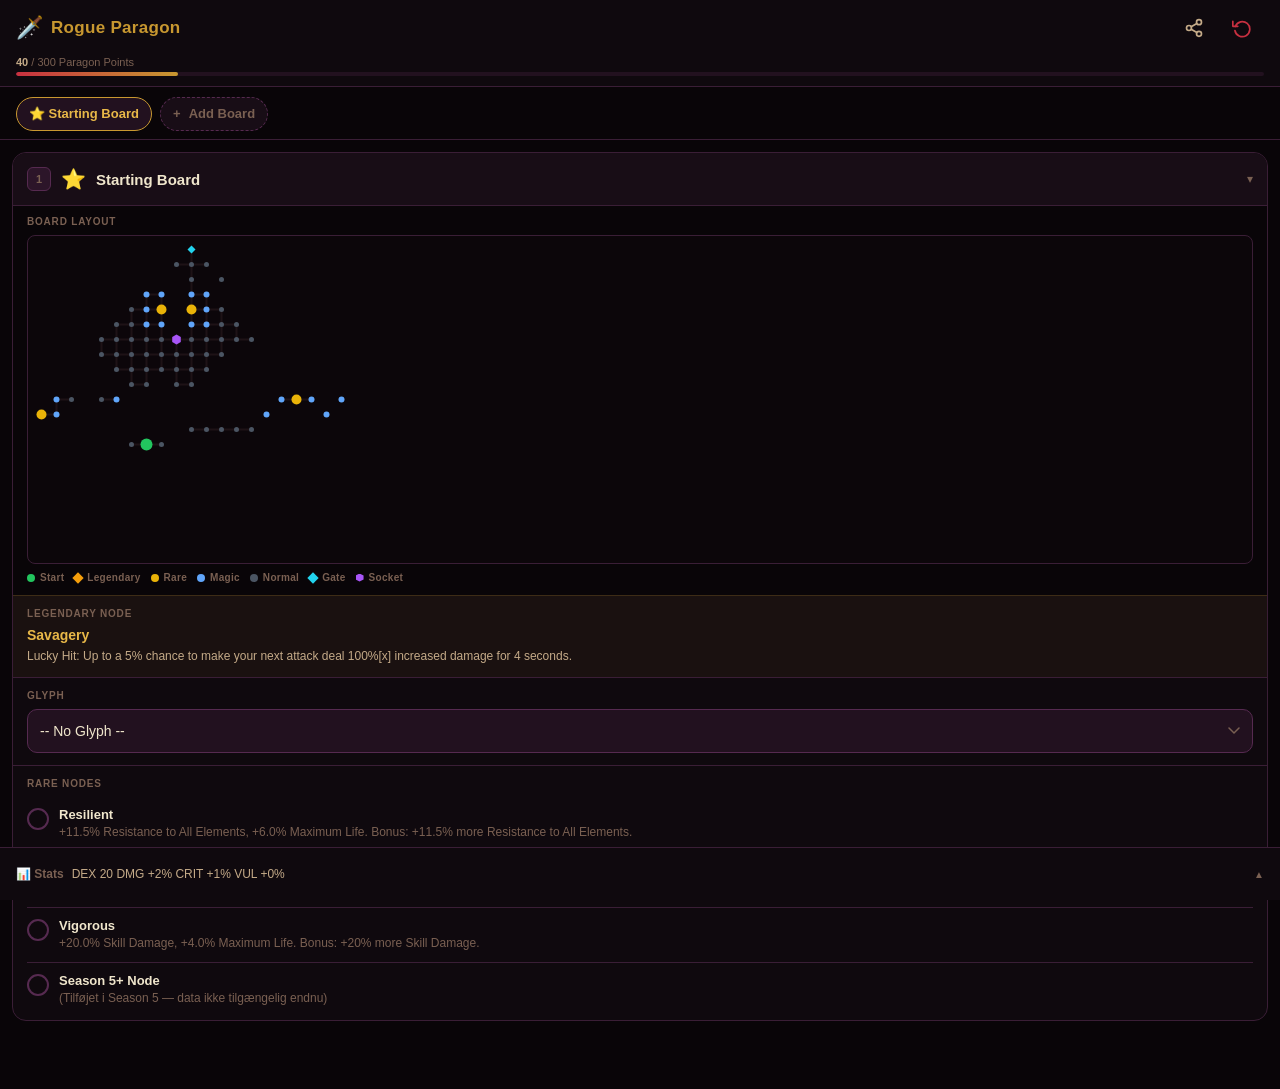
<file: index.html>
<!DOCTYPE html>
<html lang="en">
<head>
  <meta charset="UTF-8">
  <meta name="viewport" content="width=device-width, initial-scale=1.0, maximum-scale=1.0, user-scalable=no, viewport-fit=cover">
  <meta name="apple-mobile-web-app-capable" content="yes">
  <meta name="apple-mobile-web-app-status-bar-style" content="black-translucent">
  <title>D4 Rogue Paragon Planner</title>
  <link rel="stylesheet" href="style.css">
</head>
<body>

  <!-- STICKY HEADER -->
  <header class="app-header">
    <div class="header-top">
      <div class="logo">
        <span class="logo-icon">&#x1F5E1;&#xFE0F;</span>
        <span class="logo-text">Rogue Paragon</span>
      </div>
      <div class="header-actions">
        <button class="btn-icon" id="btn-share" aria-label="Share / Import">
          <svg width="20" height="20" viewBox="0 0 24 24" fill="none" stroke="currentColor" stroke-width="2" stroke-linecap="round" stroke-linejoin="round">
            <circle cx="18" cy="5" r="3"/><circle cx="6" cy="12" r="3"/><circle cx="18" cy="19" r="3"/>
            <line x1="8.59" y1="13.51" x2="15.42" y2="17.49"/>
            <line x1="15.41" y1="6.51" x2="8.59" y2="10.49"/>
          </svg>
        </button>
        <button class="btn-icon btn-danger" id="btn-reset" aria-label="Reset">
          <svg width="20" height="20" viewBox="0 0 24 24" fill="none" stroke="currentColor" stroke-width="2" stroke-linecap="round" stroke-linejoin="round">
            <polyline points="1 4 1 10 7 10"/>
            <path d="M3.51 15a9 9 0 1 0 .49-4.94"/>
          </svg>
        </button>
      </div>
    </div>
    <div class="points-bar-wrap">
      <div class="points-label">
        <span id="points-used">0</span> / 300 Paragon Points
      </div>
      <div class="points-bar-track">
        <div class="points-bar-fill" id="points-bar-fill"></div>
      </div>
    </div>
  </header>

  <!-- BOARD CHIPS STRIP -->
  <div class="chips-strip" id="chips-strip">
    <div class="chips-scroll" id="chips-scroll">
      <!-- chips rendered by JS -->
      <button class="chip chip-add" id="btn-add-board">
        <span>+</span>&nbsp;Add Board
      </button>
    </div>
  </div>

  <!-- MAIN BOARD CARDS -->
  <main class="boards-list" id="boards-list">
    <!-- board cards rendered by JS -->
  </main>

  <!-- BOTTOM STATS BAR -->
  <div class="stats-bar" id="stats-bar">
    <div class="stats-collapsed" id="stats-collapsed">
      <span class="stats-bar-label">&#x1F4CA; Stats</span>
      <span class="stats-summary" id="stats-summary"></span>
      <span class="stats-chevron" id="stats-chevron">&#9650;</span>
    </div>
    <div class="stats-expanded" id="stats-expanded" hidden>
      <div class="stats-grid" id="stats-grid"></div>
    </div>
  </div>

  <!-- MODAL OVERLAY -->
  <div class="modal-overlay" id="modal-overlay" hidden></div>

  <!-- ADD BOARD MODAL (bottom sheet) -->
  <div class="bottom-sheet" id="sheet-add-board" hidden>
    <div class="sheet-handle"></div>
    <div class="sheet-header">
      <h2 class="sheet-title">Add Board</h2>
      <button class="btn-icon" id="btn-close-add-board" aria-label="Close">&#x2715;</button>
    </div>
    <div class="sheet-body" id="add-board-list">
      <!-- populated by JS -->
    </div>
  </div>

  <!-- SHARE MODAL (bottom sheet) -->
  <div class="bottom-sheet" id="sheet-share" hidden>
    <div class="sheet-handle"></div>
    <div class="sheet-header">
      <h2 class="sheet-title">Share / Import</h2>
      <button class="btn-icon" id="btn-close-share" aria-label="Close">&#x2715;</button>
    </div>
    <div class="sheet-body">
      <section class="share-section">
        <label class="share-label">Your build code</label>
        <div class="share-row">
          <input type="text" class="share-input" id="share-code-out" readonly>
          <button class="btn-copy" id="btn-copy-code">Copy</button>
        </div>
        <div class="copy-confirm" id="copy-confirm" hidden>Copied!</div>
      </section>
      <section class="share-section">
        <label class="share-label">Import a build code</label>
        <div class="share-row">
          <input type="text" class="share-input" id="share-code-in" placeholder="Paste code here...">
          <button class="btn-copy" id="btn-load-code">Load</button>
        </div>
        <div class="share-error" id="share-error" hidden></div>
      </section>
    </div>
  </div>

  <script src="app.js"></script>
</body>
</html>
</file>
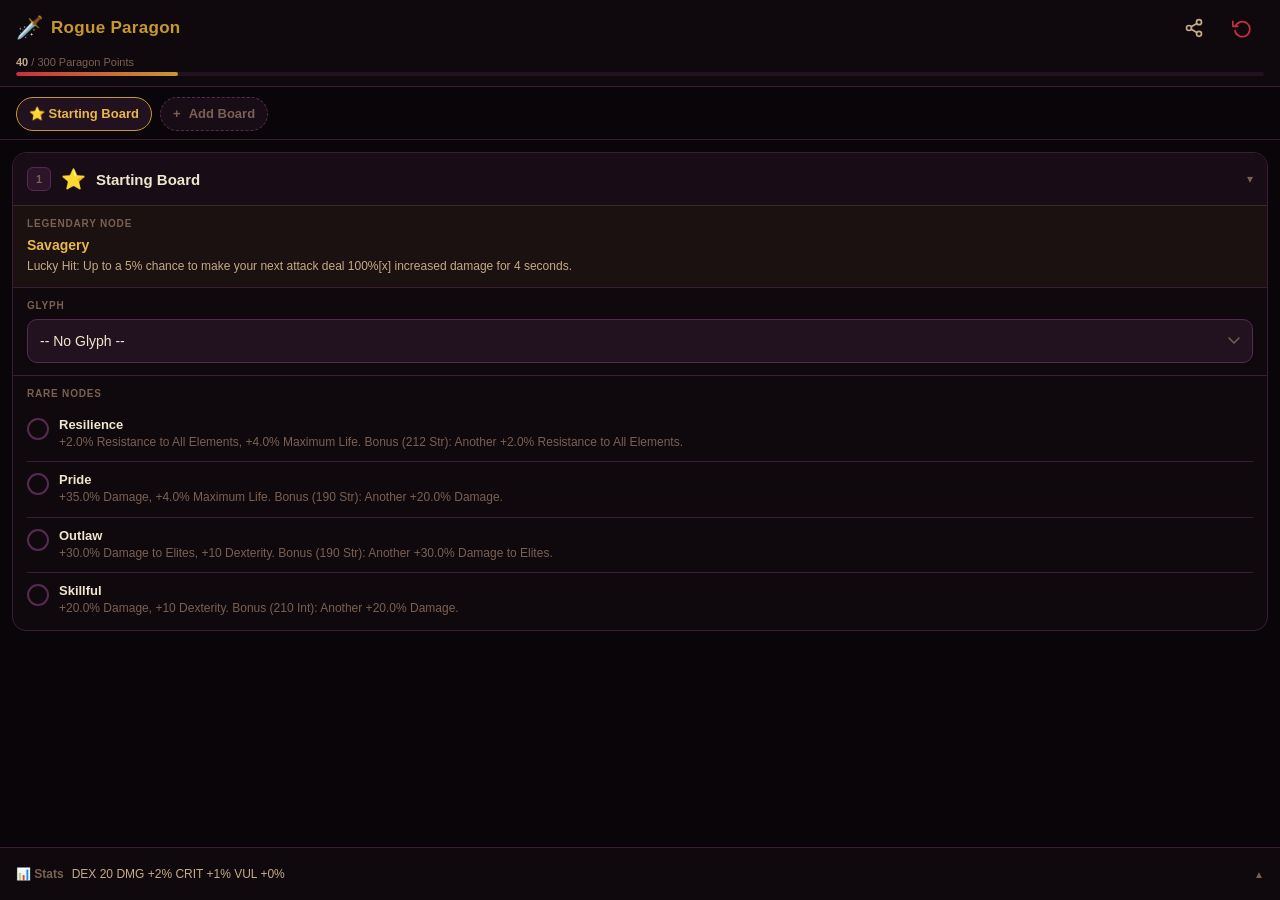
<file: standalone.html>
<!DOCTYPE html>
<html lang="en">
<head>
  <meta charset="UTF-8">
  <meta name="viewport" content="width=device-width, initial-scale=1.0, maximum-scale=1.0, user-scalable=no, viewport-fit=cover">
  <meta name="apple-mobile-web-app-capable" content="yes">
  <meta name="apple-mobile-web-app-status-bar-style" content="black-translucent">
  <title>D4 Rogue Paragon Planner</title>
  <style>
/* ============================================================
   D4 Rogue Paragon Planner — Mobile-First CSS
   Target: iPhone 14 Pro (390px)
   ============================================================ */

/* --- Design Tokens --- */
:root {
  --bg0: #090508;
  --bg1: #0f090e;
  --bg2: #180d16;
  --bg3: #22111f;
  --bg4: #2c1529;
  --bdr:  #3a1e36;
  --bdr2: #562a50;
  --txt0: #f0e6cc;
  --txt1: #c4aa88;
  --txt2: #7a6052;
  --red:  #c83040;
  --redlt:#e04050;
  --gold: #c89830;
  --goldlt: #e8b848;
  --blue: #4888c0;
  --purple: #8848c8;

  --header-h: 88px;
  --chips-h:  52px;
  --stats-h:  52px;
  --sheet-radius: 20px;
  --transition: 0.28s cubic-bezier(0.32, 0.72, 0, 1);
}

/* --- Reset & Base --- */
*, *::before, *::after {
  box-sizing: border-box;
  margin: 0;
  padding: 0;
  -webkit-tap-highlight-color: transparent;
}

html {
  font-size: 16px;
  -webkit-text-size-adjust: 100%;
}

body {
  font-family: -apple-system, BlinkMacSystemFont, "SF Pro Text", "Segoe UI",
               Roboto, Helvetica, Arial, sans-serif;
  background: var(--bg0);
  color: var(--txt0);
  overscroll-behavior: none;
  -webkit-overflow-scrolling: touch;
  padding-top: calc(var(--header-h) + var(--chips-h) + env(safe-area-inset-top));
  padding-bottom: calc(var(--stats-h) + env(safe-area-inset-bottom) + 8px);
  min-height: 100dvh;
}

button {
  border: none;
  background: none;
  cursor: pointer;
  font-family: inherit;
  font-size: inherit;
  color: inherit;
}

input {
  font-family: inherit;
}

/* --- Sticky Header --- */
.app-header {
  position: fixed;
  top: 0;
  left: 0;
  right: 0;
  z-index: 100;
  background: var(--bg1);
  border-bottom: 1px solid var(--bdr);
  padding-top: env(safe-area-inset-top);
}

.header-top {
  display: flex;
  align-items: center;
  justify-content: space-between;
  padding: 0 16px;
  height: 56px;
}

.logo {
  display: flex;
  align-items: center;
  gap: 8px;
}

.logo-icon {
  font-size: 22px;
  line-height: 1;
}

.logo-text {
  font-size: 17px;
  font-weight: 700;
  color: var(--gold);
  letter-spacing: 0.3px;
}

.header-actions {
  display: flex;
  gap: 4px;
}

.btn-icon {
  display: flex;
  align-items: center;
  justify-content: center;
  width: 44px;
  height: 44px;
  border-radius: 10px;
  color: var(--txt1);
  background: transparent;
  transition: background 0.15s, color 0.15s;
}

.btn-icon:active {
  background: var(--bg3);
}

.btn-icon.btn-danger {
  color: var(--red);
}

.btn-icon.btn-danger:active {
  background: rgba(200, 48, 64, 0.15);
}

/* Points bar */
.points-bar-wrap {
  padding: 0 16px 10px;
}

.points-label {
  font-size: 11px;
  color: var(--txt2);
  margin-bottom: 4px;
}

.points-label span {
  color: var(--txt1);
  font-weight: 600;
}

.points-bar-track {
  height: 4px;
  background: var(--bg3);
  border-radius: 2px;
  overflow: hidden;
}

.points-bar-fill {
  height: 100%;
  background: linear-gradient(90deg, var(--red), var(--gold));
  border-radius: 2px;
  width: 0%;
  transition: width 0.4s ease;
}

/* --- Chips Strip --- */
.chips-strip {
  position: fixed;
  top: calc(var(--header-h) + env(safe-area-inset-top));
  left: 0;
  right: 0;
  z-index: 99;
  background: var(--bg0);
  border-bottom: 1px solid var(--bdr);
  height: var(--chips-h);
  display: flex;
  align-items: center;
}

.chips-scroll {
  display: flex;
  align-items: center;
  gap: 8px;
  overflow-x: auto;
  padding: 0 16px;
  -webkit-overflow-scrolling: touch;
  scrollbar-width: none;
  height: 100%;
  width: 100%;
}

.chips-scroll::-webkit-scrollbar {
  display: none;
}

.chip {
  display: inline-flex;
  align-items: center;
  gap: 5px;
  height: 34px;
  padding: 0 12px;
  border-radius: 17px;
  font-size: 13px;
  font-weight: 600;
  white-space: nowrap;
  border: 1.5px solid var(--bdr2);
  background: var(--bg2);
  color: var(--txt1);
  flex-shrink: 0;
  transition: background 0.15s, border-color 0.15s;
}

.chip:active {
  background: var(--bg3);
}

.chip.chip-active {
  background: var(--bg3);
  border-color: var(--gold);
  color: var(--goldlt);
}

.chip.chip-add {
  border-style: dashed;
  border-color: var(--bdr2);
  color: var(--txt2);
}

.chip.chip-add:active {
  color: var(--txt1);
  border-color: var(--txt2);
}

/* --- Board Cards --- */
.boards-list {
  padding: 12px 0 8px;
  display: flex;
  flex-direction: column;
  gap: 10px;
}

.board-card {
  margin: 0 12px;
  background: var(--bg1);
  border: 1px solid var(--bdr);
  border-radius: 14px;
  overflow: hidden;
}

/* Card header row */
.card-header {
  display: flex;
  align-items: center;
  gap: 10px;
  padding: 0 14px;
  min-height: 52px;
  background: var(--bg2);
  cursor: pointer;
  user-select: none;
}

.card-badge {
  width: 24px;
  height: 24px;
  border-radius: 6px;
  background: var(--bg4);
  border: 1px solid var(--bdr2);
  display: flex;
  align-items: center;
  justify-content: center;
  font-size: 11px;
  font-weight: 700;
  color: var(--txt2);
  flex-shrink: 0;
}

.card-icon {
  font-size: 20px;
  line-height: 1;
  flex-shrink: 0;
}

.card-title {
  flex: 1;
  font-size: 15px;
  font-weight: 700;
  color: var(--txt0);
  white-space: nowrap;
  overflow: hidden;
  text-overflow: ellipsis;
}

.card-chevron {
  color: var(--txt2);
  font-size: 12px;
  flex-shrink: 0;
  transition: transform 0.25s ease;
}

.board-card.collapsed .card-chevron {
  transform: rotate(-90deg);
}

/* Card body */
.card-body {
  padding: 0;
  overflow: hidden;
  transition: max-height 0.3s ease;
  max-height: 2000px;
}

.board-card.collapsed .card-body {
  max-height: 0;
}

/* Sections inside card */
.card-section {
  border-top: 1px solid var(--bdr);
  padding: 12px 14px;
}

.section-label {
  font-size: 10px;
  font-weight: 700;
  letter-spacing: 0.8px;
  text-transform: uppercase;
  color: var(--txt2);
  margin-bottom: 8px;
}

/* Legendary section */
.legendary-section {
  background: rgba(200, 152, 48, 0.06);
  border-top: 1px solid rgba(200, 152, 48, 0.2);
}

.legendary-name {
  font-size: 14px;
  font-weight: 700;
  color: var(--goldlt);
  margin-bottom: 4px;
}

.legendary-desc {
  font-size: 12px;
  color: var(--txt1);
  line-height: 1.5;
}

/* Glyph section */
.glyph-select {
  width: 100%;
  height: 44px;
  background: var(--bg3);
  border: 1px solid var(--bdr2);
  border-radius: 10px;
  color: var(--txt0);
  font-size: 14px;
  padding: 0 12px;
  appearance: none;
  -webkit-appearance: none;
  background-image: url("data:image/svg+xml,%3Csvg xmlns='http://www.w3.org/2000/svg' width='12' height='8' viewBox='0 0 12 8'%3E%3Cpath d='M1 1l5 5 5-5' stroke='%237a6052' stroke-width='1.5' fill='none' stroke-linecap='round'/%3E%3C/svg%3E");
  background-repeat: no-repeat;
  background-position: right 12px center;
  cursor: pointer;
}

.glyph-select:focus {
  outline: none;
  border-color: var(--blue);
}

.glyph-info {
  margin-top: 8px;
  padding: 10px 12px;
  background: var(--bg2);
  border-radius: 8px;
  border: 1px solid var(--bdr);
}

.glyph-info-desc {
  font-size: 12px;
  color: var(--txt1);
  line-height: 1.5;
  margin-bottom: 6px;
}

.glyph-info-bonus {
  font-size: 12px;
  color: var(--blue);
  line-height: 1.5;
}

/* Rare nodes section */
.rare-node-row {
  display: flex;
  align-items: flex-start;
  gap: 10px;
  padding: 10px 0;
  border-bottom: 1px solid var(--bdr);
  cursor: pointer;
  min-height: 44px;
  transition: background 0.12s;
}

.rare-node-row:last-child {
  border-bottom: none;
  padding-bottom: 0;
}

.rare-node-row:first-child {
  padding-top: 0;
}

.rare-check {
  width: 22px;
  height: 22px;
  border-radius: 50%;
  border: 2px solid var(--bdr2);
  flex-shrink: 0;
  margin-top: 1px;
  display: flex;
  align-items: center;
  justify-content: center;
  transition: background 0.15s, border-color 0.15s;
}

.rare-node-row.active .rare-check {
  background: var(--red);
  border-color: var(--redlt);
}

.rare-check-mark {
  display: none;
  color: #fff;
  font-size: 13px;
  font-weight: 700;
  line-height: 1;
}

.rare-node-row.active .rare-check-mark {
  display: block;
}

.rare-node-text {
  flex: 1;
}

.rare-node-name {
  font-size: 13px;
  font-weight: 700;
  color: var(--txt0);
  margin-bottom: 2px;
  transition: color 0.15s;
}

.rare-node-row.active .rare-node-name {
  color: var(--redlt);
}

.rare-node-desc {
  font-size: 12px;
  color: var(--txt2);
  line-height: 1.45;
}

/* --- Stats Bar (fixed bottom) --- */
.stats-bar {
  position: fixed;
  bottom: 0;
  left: 0;
  right: 0;
  z-index: 100;
  background: var(--bg1);
  border-top: 1px solid var(--bdr);
  padding-bottom: env(safe-area-inset-bottom);
  cursor: pointer;
  user-select: none;
}

.stats-collapsed {
  display: flex;
  align-items: center;
  gap: 8px;
  padding: 0 16px;
  height: var(--stats-h);
}

.stats-bar-label {
  font-size: 12px;
  font-weight: 700;
  color: var(--txt2);
  flex-shrink: 0;
}

.stats-summary {
  flex: 1;
  font-size: 12px;
  color: var(--txt1);
  white-space: nowrap;
  overflow: hidden;
  text-overflow: ellipsis;
}

.stats-chevron {
  color: var(--txt2);
  font-size: 10px;
  flex-shrink: 0;
  transition: transform 0.25s ease;
}

.stats-bar.expanded .stats-chevron {
  transform: rotate(180deg);
}

.stats-expanded {
  padding: 12px 16px 8px;
  border-top: 1px solid var(--bdr);
}

.stats-grid {
  display: grid;
  grid-template-columns: 1fr 1fr;
  gap: 8px 16px;
}

.stat-item {
  display: flex;
  justify-content: space-between;
  align-items: baseline;
  gap: 6px;
}

.stat-item-name {
  font-size: 12px;
  color: var(--txt2);
  text-transform: uppercase;
  font-weight: 600;
  letter-spacing: 0.4px;
}

.stat-item-value {
  font-size: 13px;
  font-weight: 700;
  color: var(--txt0);
}

/* --- Modal Overlay --- */
.modal-overlay {
  display: none;
  position: fixed;
  inset: 0;
  z-index: 200;
  background: rgba(0, 0, 0, 0.65);
  backdrop-filter: blur(2px);
  -webkit-backdrop-filter: blur(2px);
}

.modal-overlay.is-open {
  display: block;
}

/* --- Bottom Sheet --- */
.bottom-sheet {
  display: none;
  position: fixed;
  bottom: 0;
  left: 0;
  right: 0;
  z-index: 201;
  background: var(--bg2);
  border-radius: var(--sheet-radius) var(--sheet-radius) 0 0;
  border-top: 1px solid var(--bdr2);
  padding-bottom: env(safe-area-inset-bottom);
  max-height: 85dvh;
  flex-direction: column;
}

.bottom-sheet.is-open {
  display: flex;
}

.sheet-handle {
  width: 36px;
  height: 4px;
  border-radius: 2px;
  background: var(--bdr2);
  margin: 10px auto 0;
  flex-shrink: 0;
}

.sheet-header {
  display: flex;
  align-items: center;
  justify-content: space-between;
  padding: 12px 16px 8px;
  flex-shrink: 0;
  border-bottom: 1px solid var(--bdr);
}

.sheet-title {
  font-size: 17px;
  font-weight: 700;
  color: var(--txt0);
}

.sheet-body {
  overflow-y: auto;
  -webkit-overflow-scrolling: touch;
  padding: 8px 0;
  flex: 1;
}

/* Add Board list */
.add-board-row {
  display: flex;
  align-items: center;
  gap: 12px;
  padding: 0 16px;
  min-height: 56px;
  border-bottom: 1px solid var(--bdr);
  cursor: pointer;
  transition: background 0.12s;
}

.add-board-row:last-child {
  border-bottom: none;
}

.add-board-row:active {
  background: var(--bg3);
}

.add-board-row.already-added {
  opacity: 0.35;
  cursor: not-allowed;
  pointer-events: none;
}

.add-board-icon {
  font-size: 22px;
  line-height: 1;
  flex-shrink: 0;
}

.add-board-info {
  flex: 1;
}

.add-board-name {
  font-size: 14px;
  font-weight: 700;
  color: var(--txt0);
}

.add-board-legendary {
  font-size: 12px;
  color: var(--gold);
  margin-top: 1px;
}

.add-board-check {
  color: var(--txt2);
  font-size: 13px;
  flex-shrink: 0;
}

/* Share sheet */
.share-section {
  padding: 12px 16px;
  border-bottom: 1px solid var(--bdr);
}

.share-section:last-child {
  border-bottom: none;
}

.share-label {
  display: block;
  font-size: 11px;
  font-weight: 700;
  letter-spacing: 0.6px;
  text-transform: uppercase;
  color: var(--txt2);
  margin-bottom: 8px;
}

.share-row {
  display: flex;
  gap: 8px;
  align-items: center;
}

.share-input {
  flex: 1;
  height: 44px;
  background: var(--bg3);
  border: 1px solid var(--bdr2);
  border-radius: 10px;
  color: var(--txt0);
  font-size: 13px;
  padding: 0 12px;
  min-width: 0;
}

.share-input:focus {
  outline: none;
  border-color: var(--blue);
}

.share-input::placeholder {
  color: var(--txt2);
}

.btn-copy {
  height: 44px;
  padding: 0 16px;
  background: var(--bg4);
  border: 1px solid var(--bdr2);
  border-radius: 10px;
  color: var(--txt1);
  font-size: 14px;
  font-weight: 600;
  white-space: nowrap;
  flex-shrink: 0;
  transition: background 0.15s;
}

.btn-copy:active {
  background: var(--bdr2);
}

.copy-confirm {
  margin-top: 6px;
  font-size: 12px;
  color: #4caf50;
  font-weight: 600;
}

.share-error {
  margin-top: 6px;
  font-size: 12px;
  color: var(--redlt);
  font-weight: 600;
}

/* Glyph level stepper */
.glyph-level-row {
  display: flex;
  align-items: center;
  gap: 8px;
  margin-top: 8px;
}

.glyph-level-label {
  font-size: 12px;
  color: var(--txt2);
  font-weight: 600;
  text-transform: uppercase;
  letter-spacing: 0.5px;
  flex-shrink: 0;
}

.glyph-lvl-btn {
  width: 36px;
  height: 36px;
  background: var(--bg3);
  border: 1px solid var(--bdr2);
  border-radius: 8px;
  color: var(--txt1);
  font-size: 18px;
  line-height: 1;
  flex-shrink: 0;
  touch-action: none;
  user-select: none;
}

.glyph-lvl-btn:active {
  background: var(--bdr2);
}

.glyph-lvl-val {
  font-size: 18px;
  font-weight: 700;
  color: var(--txt0);
  min-width: 36px;
  text-align: center;
  flex-shrink: 0;
}

.glyph-radius-badge {
  font-size: 12px;
  font-weight: 700;
  color: var(--blue);
  background: rgba(72, 136, 192, 0.15);
  border: 1px solid rgba(72, 136, 192, 0.35);
  border-radius: 6px;
  padding: 3px 8px;
  flex-shrink: 0;
  letter-spacing: 0.3px;
}

.glyph-radius-badge.legendary {
  color: var(--goldlt);
  background: rgba(200, 152, 48, 0.15);
  border-color: rgba(200, 152, 48, 0.4);
}

/* --- Utility: hidden --- */
[hidden] {
  display: none !important;
}

  </style>
</head>
<body>

  <!-- STICKY HEADER -->
  <header class="app-header">
    <div class="header-top">
      <div class="logo">
        <span class="logo-icon">&#x1F5E1;&#xFE0F;</span>
        <span class="logo-text">Rogue Paragon</span>
      </div>
      <div class="header-actions">
        <button class="btn-icon" id="btn-share" aria-label="Share / Import">
          <svg width="20" height="20" viewBox="0 0 24 24" fill="none" stroke="currentColor" stroke-width="2" stroke-linecap="round" stroke-linejoin="round">
            <circle cx="18" cy="5" r="3"/><circle cx="6" cy="12" r="3"/><circle cx="18" cy="19" r="3"/>
            <line x1="8.59" y1="13.51" x2="15.42" y2="17.49"/>
            <line x1="15.41" y1="6.51" x2="8.59" y2="10.49"/>
          </svg>
        </button>
        <button class="btn-icon btn-danger" id="btn-reset" aria-label="Reset">
          <svg width="20" height="20" viewBox="0 0 24 24" fill="none" stroke="currentColor" stroke-width="2" stroke-linecap="round" stroke-linejoin="round">
            <polyline points="1 4 1 10 7 10"/>
            <path d="M3.51 15a9 9 0 1 0 .49-4.94"/>
          </svg>
        </button>
      </div>
    </div>
    <div class="points-bar-wrap">
      <div class="points-label">
        <span id="points-used">0</span> / 300 Paragon Points
      </div>
      <div class="points-bar-track">
        <div class="points-bar-fill" id="points-bar-fill"></div>
      </div>
    </div>
  </header>

  <!-- BOARD CHIPS STRIP -->
  <div class="chips-strip" id="chips-strip">
    <div class="chips-scroll" id="chips-scroll">
      <button class="chip chip-add" id="btn-add-board">
        <span>+</span>&nbsp;Add Board
      </button>
    </div>
  </div>

  <!-- MAIN BOARD CARDS -->
  <main class="boards-list" id="boards-list"></main>

  <!-- BOTTOM STATS BAR -->
  <div class="stats-bar" id="stats-bar">
    <div class="stats-collapsed" id="stats-collapsed">
      <span class="stats-bar-label">&#x1F4CA; Stats</span>
      <span class="stats-summary" id="stats-summary"></span>
      <span class="stats-chevron" id="stats-chevron">&#9650;</span>
    </div>
    <div class="stats-expanded" id="stats-expanded" style="display:none">
      <div class="stats-grid" id="stats-grid"></div>
    </div>
  </div>

  <!-- MODAL OVERLAY -->
  <div class="modal-overlay" id="modal-overlay"></div>

  <!-- ADD BOARD MODAL (bottom sheet) -->
  <div class="bottom-sheet" id="sheet-add-board">
    <div class="sheet-handle"></div>
    <div class="sheet-header">
      <h2 class="sheet-title">Add Board</h2>
      <button class="btn-icon" id="btn-close-add-board" aria-label="Close">&#x2715;</button>
    </div>
    <div class="sheet-body" id="add-board-list"></div>
  </div>

  <!-- SHARE MODAL (bottom sheet) -->
  <div class="bottom-sheet" id="sheet-share">
    <div class="sheet-handle"></div>
    <div class="sheet-header">
      <h2 class="sheet-title">Share / Import</h2>
      <button class="btn-icon" id="btn-close-share" aria-label="Close">&#x2715;</button>
    </div>
    <div class="sheet-body">
      <section class="share-section">
        <label class="share-label">Your build code</label>
        <div class="share-row">
          <input type="text" class="share-input" id="share-code-out" readonly>
          <button class="btn-copy" id="btn-copy-code">Copy</button>
        </div>
        <div class="copy-confirm" id="copy-confirm" style="display:none">Copied!</div>
      </section>
      <section class="share-section">
        <label class="share-label">Import a build code</label>
        <div class="share-row">
          <input type="text" class="share-input" id="share-code-in" placeholder="Paste code here...">
          <button class="btn-copy" id="btn-load-code">Load</button>
        </div>
        <div class="share-error" id="share-error" style="display:none"></div>
      </section>
    </div>
  </div>

  <script>
'use strict';

// ============================================================
//  DATA
// ============================================================

const BOARD_META = {
  starting:          { name: 'Starting Board',        icon: '⭐', legendaryId: 'starting_legendary',          rareIds: ['rare_starting_1','rare_starting_2','rare_starting_3','rare_starting_4'] },
  deadly_ambush:     { name: 'Deadly Ambush',         icon: '💥', legendaryId: 'deadly_ambush_legendary',     rareIds: ['rare_deadly_ambush_1','rare_deadly_ambush_2','rare_deadly_ambush_3','rare_deadly_ambush_4','rare_deadly_ambush_5','rare_deadly_ambush_6'] },
  eldritch_bounty:   { name: 'Eldritch Bounty',       icon: '✨', legendaryId: 'eldritch_bounty_legendary',   rareIds: ['rare_eldritch_bounty_1','rare_eldritch_bounty_2','rare_eldritch_bounty_3','rare_eldritch_bounty_4','rare_eldritch_bounty_5','rare_eldritch_bounty_6'] },
  cheap_shot:        { name: 'Cheap Shot',            icon: '🎯', legendaryId: 'cheap_shot_legendary',        rareIds: ['rare_cheap_shot_1','rare_cheap_shot_2','rare_cheap_shot_3','rare_cheap_shot_4','rare_cheap_shot_5','rare_cheap_shot_6'] },
  no_witnesses:      { name: 'No Witnesses',          icon: '☠️', legendaryId: 'no_witnesses_legendary',      rareIds: ['rare_no_witnesses_1','rare_no_witnesses_2','rare_no_witnesses_3','rare_no_witnesses_4','rare_no_witnesses_5','rare_no_witnesses_6'] },
  cunning_stratagem: { name: 'Cunning Stratagem',     icon: '🧠', legendaryId: 'cunning_stratagem_legendary', rareIds: ['rare_cunning_stratagem_1','rare_cunning_stratagem_2','rare_cunning_stratagem_3','rare_cunning_stratagem_4','rare_cunning_stratagem_5','rare_cunning_stratagem_6'] },
  tricks_of_trade:   { name: 'Tricks of the Trade',   icon: '🃏', legendaryId: 'tricks_legendary',            rareIds: ['rare_tricks_1','rare_tricks_2','rare_tricks_3','rare_tricks_4','rare_tricks_5','rare_tricks_6'] },
  exploit_weakness:  { name: 'Exploit Weakness',      icon: '💢', legendaryId: 'exploit_legendary',           rareIds: ['rare_exploit_weakness_1','rare_exploit_weakness_2','rare_exploit_weakness_3','rare_exploit_weakness_4','rare_exploit_weakness_5','rare_exploit_weakness_6'] },
  leyrana_instinct:  { name: "Leyrana's Instinct",    icon: '👁️', legendaryId: 'leyrana_instinct_legendary',  rareIds: ['rare_leyrana_instinct_1','rare_leyrana_instinct_2','rare_leyrana_instinct_3','rare_leyrana_instinct_4','rare_leyrana_instinct_5','rare_leyrana_instinct_6'] },
  danse_macabre:     { name: 'Danse Macabre',         icon: '💃', legendaryId: 'danse_macabre_legendary',    rareIds: ['rare_danse_macabre_1','rare_danse_macabre_2','rare_danse_macabre_3','rare_danse_macabre_4','rare_danse_macabre_5','rare_danse_macabre_6'] },
};

const MAX_POINTS = 300;
const MAX_BOARDS = 5;

// ============================================================
//  STATE
// ============================================================

const state = {
  boards: ['starting'],
  boardData: {
    starting: { glyphId: null, glyphLevel: 1, activeRares: new Set() }
  }
};

// Loaded paragon data
let DATA = {};

// ============================================================
//  INLINE DATA (no fetch needed — works when opened locally)
// ============================================================

const PARAGON_DATA = {"version":"1.1","class":"rogue","glyphs":[{"id":"headhunter","name":"Headhunter","radius":3,"description":"Grants +30.0% bonus to all Normal nodes within range. Damage bonus increased by 0.0%[x].","bonusEffect":"You deal 10%[x] increased damage to Elites.","bonusStat":null,"bonusThreshold":0},{"id":"ambush","name":"Ambush","radius":3,"description":"For every 5 Strength purchased within range, you deal +1.9% increased damage to targets affected by Trap Skills.","bonusEffect":"Enemies affected by Trap Skills take 10%[x] increased damage from you.","bonusStat":"strength","bonusThreshold":0},{"id":"bane_rogue","name":"Bane (Rogue)","radius":3,"description":"For every 5 Intelligence purchased within range, you deal +1.9% increased Poison damage.","bonusEffect":"Non-Physical damage increases all the Non-Physical damage an enemy takes from you by 1%[x], up to 10%[x], for 15 seconds.","bonusStat":"intelligence","bonusThreshold":0},{"id":"canny","name":"Canny","radius":3,"description":"For every 5 Intelligence purchased within range, you deal +1.9% increased Non-Physical damage.","bonusEffect":"Non-Physical damage increases the damage an enemy takes from you by 1%[x], up to 10%[x], for 15 seconds.","bonusStat":"intelligence","bonusThreshold":0},{"id":"chip","name":"Chip","radius":3,"description":"For every 5 Dexterity purchased within range, you deal +3.3% increased Physical damage.","bonusEffect":"Physical damage increases the damage an enemy takes from you by 1%[x], up to 10%[x], for 15 seconds.","bonusStat":"dexterity","bonusThreshold":0},{"id":"closer","name":"Closer","radius":3,"description":"For every 5 Dexterity purchased within range, your Cutthroat Skills deal +1.3% increased damage.","bonusEffect":"While wielding a Melee weapon, you take 10% reduced damage.","bonusStat":"dexterity","bonusThreshold":0},{"id":"combat","name":"Combat (Glyph)","radius":3,"description":"For every 5 Intelligence purchased within range, all Damage deals +1.9% increased Critical Strike Damage.","bonusEffect":"Skills that Critically Strike restore 12% of their Energy cost.","bonusStat":"intelligence","bonusThreshold":0},{"id":"control_rogue","name":"Control (Rogue)","radius":3,"description":"For every 5 Intelligence purchased within range, you deal +2.9% increased damage to Crowd Controlled targets.","bonusEffect":"You deal 10%[x] increased damage to Slowed or Chilled enemies or, instead, 20%[x] increased damage to Stunned or Frozen enemies.","bonusStat":"intelligence","bonusThreshold":0},{"id":"devious","name":"Devious","radius":3,"description":"Grants +30.0% bonus to all Magic nodes within range.","bonusEffect":"When you hit an enemy with an attack that applies a Crowd Control effect, they take 2%[x], up to 10%[x], increased damage from you for 20 seconds.","bonusStat":null,"bonusThreshold":0},{"id":"diminish","name":"Diminish","radius":3,"description":"Grants +25.0% bonus to all Rare nodes within range.","bonusEffect":"You take 10% reduced Physical damage from Vulnerable enemies.","bonusStat":null,"bonusThreshold":0},{"id":"efficacy","name":"Efficacy","radius":3,"description":"Grants +25.0% bonus to all Rare nodes within range.","bonusEffect":"Imbuement Skill effects have 20%[x] increased potency.","bonusStat":null,"bonusThreshold":0},{"id":"exploit_rogue","name":"Exploit (Rogue)","radius":3,"description":"For every 5 Strength purchased within range, you deal +0.9% increased damage to Vulnerable targets.","bonusEffect":"When an enemy is damaged by you, they become Vulnerable for 3 seconds. This cannot happen more than once every 20 seconds per enemy.","bonusStat":"strength","bonusThreshold":0},{"id":"explosive","name":"Explosive","radius":3,"description":"For every 5 Dexterity purchased within range, your Stun Grenades deal +13.2% increased damage.","bonusEffect":"Dropping a Stun Grenade grants you 10% Damage Reduction for 2 seconds.","bonusStat":"dexterity","bonusThreshold":0},{"id":"fluidity","name":"Fluidity","radius":3,"description":"Grants +30.0% bonus to all Magic nodes within range.","bonusEffect":"When you cast an Agility Skill, you gain 9%[x] increased Energy Regeneration for 6 seconds.","bonusStat":null,"bonusThreshold":0},{"id":"frostfeeder","name":"Frostfeeder","radius":3,"description":"For every 5 Dexterity purchased within range, you deal +1.9% increased damage to Chilled targets.","bonusEffect":"You gain 20%[x] increased Chill effect.","bonusStat":"dexterity","bonusThreshold":0},{"id":"infusion","name":"Infusion","radius":3,"description":"For every 5 Intelligence purchased within range, Skills that are Imbued deal +2.9% increased damage.","bonusEffect":"Casting an Imbuement Skill reduces the active Cooldown of another random Imbuement Skill by 0.5 seconds.","bonusStat":"intelligence","bonusThreshold":0},{"id":"nightstalker","name":"Nightstalker","radius":3,"description":"For every 5 Intelligence purchased within range, you deal +2.0% increased Shadow damage.","bonusEffect":"Entering Stealth reduces the active time window of Shadow Imbuement by 4 seconds.","bonusStat":"intelligence","bonusThreshold":0},{"id":"pride","name":"Pride","radius":4,"description":"Paragon nodes within range gain +15.0% bonus to their Physical damage and damage reduction modifiers.","bonusEffect":"You deal 13%[x] increased Physical damage to both Healthy and Injured enemies.","bonusStat":null,"bonusThreshold":0},{"id":"ranger","name":"Ranger","radius":3,"description":"For every 5 Dexterity purchased within range, Marksman Skills deal +1.3% increased damage.","bonusEffect":"While wielding a Ranged weapon, you take 10% reduced damage.","bonusStat":"dexterity","bonusThreshold":0},{"id":"snare","name":"Snare","radius":3,"description":"For every 5 Intelligence purchased within range, Trap Skills deal +2.6% increased damage.","bonusEffect":"Non-Ultimate Trap Skills have 25%[x] increased radius.","bonusStat":"intelligence","bonusThreshold":0},{"id":"tracker_rogue","name":"Tracker (Rogue)","radius":3,"description":"For every 5 Intelligence purchased within range, you deal +1.5% increased damage to Poisoned targets.","bonusEffect":"Poisoning damage effects last 33%[x] longer.","bonusStat":"intelligence","bonusThreshold":0},{"id":"turf","name":"Turf","radius":3,"description":"For every 5 Strength purchased within range, you deal +1.9% increased damage to Close targets.","bonusEffect":"You gain 10% Damage Reduction against Close enemies.","bonusStat":"strength","bonusThreshold":0},{"id":"versatility","name":"Versatility","radius":3,"description":"Grants +30.0% bonus to all Magic nodes within range.","bonusEffect":"Non-Basic and Non-Core Skills deal 15%[x] increased damage.","bonusStat":null,"bonusThreshold":0}],"legendaryNodes":{"starting_legendary":{"id":"starting_legendary","name":"Savagery","description":"Lucky Hit: Up to a 5% chance to make your next attack deal 100%[x] increased damage for 4 seconds.","stats":{}},"deadly_ambush_legendary":{"id":"deadly_ambush_legendary","name":"Deadly Ambush","description":"When you damage an enemy with a Trap Skill, that enemy takes 40%[x] increased damage from your next direct damage attack.","stats":{}},"eldritch_bounty_legendary":{"id":"eldritch_bounty_legendary","name":"Eldritch Bounty","description":"When you attack with an Imbued Skill you gain 3%[x] Maximum Resistance and 20%[x] increased damage for that Imbuement's element for 9 seconds.","stats":{}},"cheap_shot_legendary":{"id":"cheap_shot_legendary","name":"Cheap Shot","description":"You deal 5%[x] increased damage for each Nearby enemy that is Crowd Controlled, up to 25%[x]. A Nearby Staggered Boss provides the maximum bonus.","stats":{}},"no_witnesses_legendary":{"id":"no_witnesses_legendary","name":"No Witnesses","description":"Your Ultimate Skills gain an additional 10%[x] damage from your Damage with Ultimate bonus and grant this bonus to all Skills for 10 seconds when cast. Maximum Bonus: 45%[x].","stats":{}},"cunning_stratagem_legendary":{"id":"cunning_stratagem_legendary","name":"Cunning Stratagem","description":"Your non-damage Combo Point bonuses are increased by 33% when you spend 3 Combo Points.","stats":{}},"tricks_legendary":{"id":"tricks_legendary","name":"Tricks of the Trade","description":"Your Marksman Skills grant your Cutthroat Skills 25%[x] increased damage for 8 seconds. Your Cutthroat Skills grant your Marksman Skills 25%[x] increased damage for 8 seconds.","stats":{}},"exploit_legendary":{"id":"exploit_legendary","name":"Exploit Weakness","description":"Lucky Hit: Hitting a Vulnerable enemy has up to a 60% chance to increase your damage by 1%[x] for 25 seconds, up to 25%[x]. At 25 stacks, this bonus remains for 8 seconds before expiring.","stats":{}},"leyrana_instinct_legendary":{"id":"leyrana_instinct_legendary","name":"Leyrana's Instinct","description":"When Inner Sight's gauge becomes full, you gain 100%[x] Dodge Chance for 2 seconds. Your Core Skills deal increased damage equal to 25%[x] of your Core Skill Damage Bonus while Inner Sight's gauge remains full, up to 35.0%[x].","stats":{}},"danse_macabre_legendary":{"id":"danse_macabre_legendary","name":"Danse Macabre","description":"Casting a Mobility or Subterfuge Skill increases the damage of your next Skill by 50%[x].","stats":{}}},"rareNodes":{"rare_starting_1":{"id":"rare_starting_1","name":"Resilience","description":"+2.0% Resistance to All Elements, +4.0% Maximum Life. Bonus (212 Str): Another +2.0% Resistance to All Elements.","bonus":{"armor":10,"life":40}},"rare_starting_2":{"id":"rare_starting_2","name":"Pride","description":"+35.0% Damage, +4.0% Maximum Life. Bonus (190 Str): Another +20.0% Damage.","bonus":{"damage":35,"life":40}},"rare_starting_3":{"id":"rare_starting_3","name":"Outlaw","description":"+30.0% Damage to Elites, +10 Dexterity. Bonus (190 Str): Another +30.0% Damage to Elites.","bonus":{"damage":30,"dexterity":10}},"rare_starting_4":{"id":"rare_starting_4","name":"Skillful","description":"+20.0% Damage, +10 Dexterity. Bonus (210 Int): Another +20.0% Damage.","bonus":{"damage":20,"dexterity":10}},"rare_deadly_ambush_1":{"id":"rare_deadly_ambush_1","name":"Trap Mastery","description":"+25% Trap Skill Damage, +5% Lucky Hit Chance.","bonus":{"trap":25}},"rare_deadly_ambush_2":{"id":"rare_deadly_ambush_2","name":"Spring-Loaded","description":"20% Trap Cooldown Reduction, +10 Dexterity.","bonus":{"dexterity":10}},"rare_deadly_ambush_3":{"id":"rare_deadly_ambush_3","name":"Predator's Mark","description":"+12% Critical Strike Damage, +10 Dexterity.","bonus":{"critdmg":12,"dexterity":10}},"rare_deadly_ambush_4":{"id":"rare_deadly_ambush_4","name":"Patient Killer","description":"+18% Damage Over Time, +4.0% Maximum Life.","bonus":{"poison":18,"life":40}},"rare_deadly_ambush_5":{"id":"rare_deadly_ambush_5","name":"Scavenger","description":"+10% Damage to Slowed Enemies, +10 Dexterity.","bonus":{"damage":10,"dexterity":10}},"rare_deadly_ambush_6":{"id":"rare_deadly_ambush_6","name":"Hunter's Edge","description":"+4.0% Maximum Life, +30 Armor.","bonus":{"life":40,"armor":30}},"rare_eldritch_bounty_1":{"id":"rare_eldritch_bounty_1","name":"Potent","description":"+40.0% Imbued Damage, +10 Dexterity. Bonus (305 Str): Another +40.0% Imbued Damage.","bonus":{"damage":40,"dexterity":10}},"rare_eldritch_bounty_2":{"id":"rare_eldritch_bounty_2","name":"Concoction (Paragon Node)","description":"+20.0% Non-Physical Damage, +10 Dexterity. Bonus (265 Int): Another +20.0% Non-Physical Damage.","bonus":{"damage":20,"dexterity":10}},"rare_eldritch_bounty_3":{"id":"rare_eldritch_bounty_3","name":"Suffused Resilience","description":"5.0% Damage Reduction, +3.0% Resistance to All Elements. Bonus (265 Int): Another 5.0% Damage Reduction.","bonus":{"armor":15,"life":20}},"rare_eldritch_bounty_4":{"id":"rare_eldritch_bounty_4","name":"Ready Supply","description":"+20.0% Non-Physical Damage, 3.0% Imbuement Cooldown Reduction. Bonus (1345 Dex): Another +20.0% Non-Physical Damage.","bonus":{"damage":20}},"rare_eldritch_bounty_5":{"id":"rare_eldritch_bounty_5","name":"Restorative","description":"+4.0% Maximum Life, +6.0% Healing Received. Bonus (285 Int): Another +4.0% Maximum Life.","bonus":{"life":40}},"rare_eldritch_bounty_6":{"id":"rare_eldritch_bounty_6","name":"Imbuer","description":"+3.0% Resistance to All Elements, +30 Armor. Bonus (1155 Dex + 280 Str): Another +3.0% Resistance.","bonus":{"armor":30}},"rare_cheap_shot_1":{"id":"rare_cheap_shot_1","name":"Calculated","description":"+35.0% Damage to Crowd Controlled Enemies, +30 Armor. Bonus (285 Int): Another +35.0% Damage to Crowd Controlled Enemies.","bonus":{"damage":35,"armor":30}},"rare_cheap_shot_2":{"id":"rare_cheap_shot_2","name":"Deviant","description":"+3.0 Resistance to All Elements, +4.0% Maximum Life. Bonus (305 Int): Another +3.0 Resistance to All Elements.","bonus":{"armor":15,"life":40}},"rare_cheap_shot_3":{"id":"rare_cheap_shot_3","name":"Devious (Paragon Node)","description":"+35.0% Damage to Crowd Controlled Enemies, +10 Dexterity. Bonus (305 Int): Another +35.0% Damage to Crowd Controlled Enemies.","bonus":{"damage":35,"dexterity":10}},"rare_cheap_shot_4":{"id":"rare_cheap_shot_4","name":"Artifice","description":"+20% Damage, +10 Dexterity. Bonus (305 Str): Another +20.0% Damage.","bonus":{"damage":20,"dexterity":10}},"rare_cheap_shot_5":{"id":"rare_cheap_shot_5","name":"Safeguard (Paragon Node)","description":"6.5% Damage Reduction from Elites, +30 Armor. Bonus (1215 Dex): Another 6.5% Damage Reduction from Elites.","bonus":{"armor":30}},"rare_cheap_shot_6":{"id":"rare_cheap_shot_6","name":"Spearhead","description":"+25.0% Damage to Healthy Enemies, +4.0% Maximum Life. Bonus (265 Int): Another +25.0% Damage to Healthy Enemies.","bonus":{"damage":25,"life":40}},"rare_no_witnesses_1":{"id":"rare_no_witnesses_1","name":"Recuperate","description":"+4.0% Maximum Life, +100 Life per 5 Seconds. Bonus (305 Str): Another +4.0% Maximum Life.","bonus":{"life":40}},"rare_no_witnesses_2":{"id":"rare_no_witnesses_2","name":"Culler","description":"+2.5% Attack Speed, +20.0% Non-Physical Damage. Bonus (305 Str): Another +2.5% Attack Speed.","bonus":{"damage":20}},"rare_no_witnesses_3":{"id":"rare_no_witnesses_3","name":"Deliverance","description":"+35.0% Ultimate Damage, +10.0% Dexterity. Bonus (285 Int): Another +35.0% Ultimate Damage.","bonus":{"damage":35,"dexterity":10}},"rare_no_witnesses_4":{"id":"rare_no_witnesses_4","name":"Fleeting","description":"12.0% Impairment Reduction, +2.0% Dodge Chance. Bonus (285 Str): Another 12.0% Impairment Reduction.","bonus":{"armor":12}},"rare_no_witnesses_5":{"id":"rare_no_witnesses_5","name":"Skillful","description":"+20.0% Damage, +10 Dexterity. Bonus (285 Int): Another +20.0% Damage.","bonus":{"damage":20,"dexterity":10}},"rare_no_witnesses_6":{"id":"rare_no_witnesses_6","name":"Training","description":"+4.0% Maximum Life, +3.0% Resistance to All Elements. Bonus (285 Str): Another +4.0% Maximum Life.","bonus":{"life":40,"armor":15}},"rare_cunning_stratagem_1":{"id":"rare_cunning_stratagem_1","name":"Finisher","description":"+28.0% Core Damage, +10 Dexterity. Bonus (305 Int): Another +28.0% Core Damage.","bonus":{"damage":28,"dexterity":10}},"rare_cunning_stratagem_2":{"id":"rare_cunning_stratagem_2","name":"Haven","description":"+4.0% Maximum Life, +30 Armor. Bonus (305 Int): Another +4.0% Maximum Life.","bonus":{"life":40,"armor":30}},"rare_cunning_stratagem_3":{"id":"rare_cunning_stratagem_3","name":"Dominant","description":"+28.0% Core Damage, +5.0% Basic Attack Speed. Bonus (260 Int + 255 Str): Another +28.0% Core Damage.","bonus":{"damage":28}},"rare_cunning_stratagem_4":{"id":"rare_cunning_stratagem_4","name":"Fundamentals","description":"+20.0% Damage, +10 Dexterity. Bonus (265 Str): Another +20.0% Damage.","bonus":{"damage":20,"dexterity":10}},"rare_cunning_stratagem_5":{"id":"rare_cunning_stratagem_5","name":"Denial","description":"+3.0% Resistance to All Elements, +30 Armor. Bonus (265 Str): Another +3.0% Resistance to All Elements.","bonus":{"armor":30}},"rare_cunning_stratagem_6":{"id":"rare_cunning_stratagem_6","name":"Slayer (Paragon Node)","description":"+30 Armor, +4.0% Maximum Life. Bonus (285 Str): Another +30 Armor.","bonus":{"armor":30,"life":40}},"rare_tricks_1":{"id":"rare_tricks_1","name":"Brawler","description":"6.0% Damage Reduction from Close Enemies, +24.0% Damage to Close Enemies. Bonus (1155 Dex + 260 Str): Another 6.0% Damage Reduction from Close Enemies.","bonus":{"damage":24,"armor":20}},"rare_tricks_2":{"id":"rare_tricks_2","name":"Shadow Resilience","description":"10.0% Shadow Resistance, +2.0% Maximum Shadow Resistance. Bonus (265 Int): Another +10.0% Shadow Resistance.","bonus":{"armor":20}},"rare_tricks_3":{"id":"rare_tricks_3","name":"Surgical","description":"+20.0% Cutthroat Damage, +10 Dexterity. Bonus (285 Str): Another +20.0% Cutthroat Damage.","bonus":{"damage":20,"dexterity":10}},"rare_tricks_4":{"id":"rare_tricks_4","name":"Focused","description":"+20.0% Marksman Damage, +10 Dexterity. Bonus (305 Int): Another +20.0% Marksman Damage.","bonus":{"damage":20,"dexterity":10}},"rare_tricks_5":{"id":"rare_tricks_5","name":"Ranger (Paragon Node)","description":"9.0% Damage Reduction from Distant Enemies, +40.0% Damage to Distant Enemies. Bonus (1155 Dex + 260 Int): Another 9.0% Damage Reduction.","bonus":{"damage":40,"armor":20}},"rare_tricks_6":{"id":"rare_tricks_6","name":"Haven","description":"+4.0% Maximum Life, +30 Armor. Bonus (305 Int): Another +4.0% Maximum Life.","bonus":{"life":40,"armor":30}},"rare_exploit_weakness_1":{"id":"rare_exploit_weakness_1","name":"Cold Resilience","description":"+10.0% Cold Resistance, +2.0% Maximum Cold Resistance. Bonus (285 Int): Another +10.0% Cold Resistance.","bonus":{"armor":20}},"rare_exploit_weakness_2":{"id":"rare_exploit_weakness_2","name":"Toughened","description":"+30 Armor, +4.0% Maximum Life. Bonus (285 Int): Another +30 Armor.","bonus":{"armor":30,"life":40}},"rare_exploit_weakness_3":{"id":"rare_exploit_weakness_3","name":"Unassailable","description":"6.0% Damage Reduction from Vulnerable Enemies, +30 Armor. Bonus (260 Int + 255 Str): Another 6.0% Damage Reduction.","bonus":{"armor":30}},"rare_exploit_weakness_4":{"id":"rare_exploit_weakness_4","name":"Exploit (Paragon Node)","description":"+25.0% Vulnerable Damage, +5.0% Lucky Hit Chance. Bonus (1155 Dex + 260 Int): Another +25.0% Vulnerable Damage.","bonus":{"vulnerable":25}},"rare_exploit_weakness_5":{"id":"rare_exploit_weakness_5","name":"Artifice","description":"+20.0% Damage, +10 Dexterity. Bonus (305 Str): Another +20.0% Damage.","bonus":{"damage":20,"dexterity":10}},"rare_exploit_weakness_6":{"id":"rare_exploit_weakness_6","name":"Misery","description":"+30.0% Damage to Elites, +10 Dexterity. Bonus (285 Int): Another +30.0% Damage to Elites.","bonus":{"damage":30,"dexterity":10}},"rare_leyrana_instinct_1":{"id":"rare_leyrana_instinct_1","name":"Suffused Resilience","description":"5.0% Damage Reduction, +3.0% Resistance to All Elements. Bonus (265 Int): Another 5.0% Damage Reduction.","bonus":{"armor":15,"life":20}},"rare_leyrana_instinct_2":{"id":"rare_leyrana_instinct_2","name":"Poison Resilience","description":"+10.0% Poison Resistance, +2.0% Maximum Poison Resistance. Bonus (265 Str): Another +10.0% Poison Resistance.","bonus":{"armor":20}},"rare_leyrana_instinct_3":{"id":"rare_leyrana_instinct_3","name":"Nimble","description":"+2.5% Attack Speed, +20.0% Damage. Bonus (1345 Dex): Another +2.5% Attack Speed.","bonus":{"damage":20}},"rare_leyrana_instinct_4":{"id":"rare_leyrana_instinct_4","name":"Restorative","description":"+4.0% Maximum Life, +6.0% Healing Received. Bonus (285 Int): Another +4.0% Maximum Life.","bonus":{"life":40}},"rare_leyrana_instinct_5":{"id":"rare_leyrana_instinct_5","name":"Essential","description":"+28.0% Core Damage, +10 Dexterity. Bonus (305 Int): Another +28.0% Core Damage.","bonus":{"damage":28,"dexterity":10}},"rare_leyrana_instinct_6":{"id":"rare_leyrana_instinct_6","name":"Punishment","description":"+20.0% Damage, +10 Dexterity. Bonus (265 Str): Another +20.0% Damage.","bonus":{"damage":20,"dexterity":10}},"rare_danse_macabre_1":{"id":"rare_danse_macabre_1","name":"Assassin","description":"+25.0% Damage to Healthy Enemies, +10 Dexterity. Bonus (285 Str): Another +25.0% Damage to Healthy Enemies.","bonus":{"damage":25,"dexterity":10}},"rare_danse_macabre_2":{"id":"rare_danse_macabre_2","name":"Giant Killer","description":"+30.0% Damage to Elites, +10 Dexterity. Bonus (285 Int): Another +30.0% Damage to Elites.","bonus":{"damage":30,"dexterity":10}},"rare_danse_macabre_3":{"id":"rare_danse_macabre_3","name":"Ranger (Paragon Node)","description":"9.0% Damage Reduction from Distant Enemies, +40.0% Damage to Distant Enemies. Bonus (1155 Dex + 260 Int): Another 9.0% Damage Reduction.","bonus":{"damage":40,"armor":20}},"rare_danse_macabre_4":{"id":"rare_danse_macabre_4","name":"Brawler","description":"6.0% Damage Reduction from Close Enemies, +24.0% Damage to Close Enemies. Bonus (1155 Dex + 260 Str): Another 6.0% Damage Reduction.","bonus":{"damage":24,"armor":20}},"rare_danse_macabre_5":{"id":"rare_danse_macabre_5","name":"Skulker","description":"3.0% Subterfuge Cooldown Reduction, +3.0% Resistance to All Elements. Bonus (305 Int): Another 3.0% Subterfuge Cooldown Reduction.","bonus":{"armor":15}},"rare_danse_macabre_6":{"id":"rare_danse_macabre_6","name":"Acrobat","description":"3.0% Mobility Cooldown Reduction, +4.0% Maximum Life. Bonus (265 Str): Another 3.0% Mobility Cooldown Reduction.","bonus":{"life":40}}}};

function loadData() {
  DATA = PARAGON_DATA;
  init();
}

// ============================================================
//  STATS CALCULATION
// ============================================================

function calcStats() {
  const t = {
    dexterity: 0, strength: 0, intelligence: 0, willpower: 0,
    life: 0, armor: 0, damage: 0, vulnerable: 0, critdmg: 0, poison: 0, trap: 0
  };

  state.boards.forEach(function(bid) {
    const bdata = state.boardData[bid];
    const base = bid === 'starting' ? 40 : 75;
    t.dexterity += Math.floor(base * 0.5);
    t.strength  += Math.floor(base * 0.15);

    bdata.activeRares.forEach(function(rid) {
      const rn = DATA.rareNodes && DATA.rareNodes[rid];
      if (rn && rn.bonus) {
        Object.entries(rn.bonus).forEach(function([k, v]) {
          t[k] = (t[k] || 0) + v;
        });
      }
    });

    if (bdata.glyphId) {
      const g = DATA.glyphs && DATA.glyphs.find(function(g) { return g.id === bdata.glyphId; });
      if (g) applyGlyph(g, t, bdata.glyphLevel || 1);
    }
  });

  // Derived
  t.damage     += Math.floor(t.dexterity * 0.12);
  t.critdmg    += Math.floor(t.dexterity * 0.09);
  t.vulnerable += Math.floor(t.intelligence * 0.07);
  t.life       += Math.floor(t.willpower * 2);
  t.armor      += Math.floor(t.strength * 0.6);
  t.poison     += Math.floor((t.dexterity + t.intelligence) * 0.04);
  t.trap       += Math.floor(t.dexterity * 0.07);
  return t;
}

function glyphRadius(level) {
  if (level >= 51) return 5;
  if (level >= 25) return 4;
  return 3;
}

function applyGlyph(g, t, level) {
  const lvl = level || 1;
  // Bonus scales roughly: starts ~17 at lvl 1, grows to ~85 at lvl 150
  const bonus = Math.round(17 * (1 + (lvl - 1) / 30));
  const map = {
    headhunter: 'damage', ambush: 'trap', bane_rogue: 'poison', canny: 'damage',
    chip: 'damage', closer: 'damage', combat: 'critdmg', control_rogue: 'damage',
    devious: 'damage', diminish: 'damage', efficacy: 'damage', exploit_rogue: 'vulnerable',
    explosive: 'damage', fluidity: 'damage', frostfeeder: 'damage', infusion: 'damage',
    nightstalker: 'poison', pride: 'damage', ranger: 'damage', snare: 'trap',
    tracker_rogue: 'poison', turf: 'armor', versatility: 'damage',
  };
  const key = map[g.id] || 'damage';
  t[key] = (t[key] || 0) + bonus;
}

function calcPointsUsed() {
  let used = 0;
  state.boards.forEach(function(bid) {
    const base = bid === 'starting' ? 40 : 75;
    used += base + (state.boardData[bid].activeRares.size);
  });
  return used;
}

// ============================================================
//  SHARE CODE
// ============================================================

function buildShareCode() {
  const d = {
    v: 3,
    b: state.boards.map(function(bid) {
      return {
        id: bid,
        g: state.boardData[bid].glyphId,
        gl: state.boardData[bid].glyphLevel || 1,
        r: Array.from(state.boardData[bid].activeRares),
      };
    })
  };
  return btoa(encodeURIComponent(JSON.stringify(d)));
}

function loadShareCode(code) {
  const d = JSON.parse(decodeURIComponent(atob(code)));
  if (![2, 3].includes(d.v) || !Array.isArray(d.b)) throw new Error('Invalid share code');
  state.boards = [];
  state.boardData = {};
  d.b.forEach(function(bd) {
    if (!BOARD_META[bd.id]) return;
    state.boards.push(bd.id);
    state.boardData[bd.id] = { glyphId: bd.g || null, glyphLevel: bd.gl || 1, activeRares: new Set(bd.r || []) };
  });
  if (!state.boards.includes('starting')) {
    state.boards.unshift('starting');
    state.boardData.starting = { glyphId: null, glyphLevel: 1, activeRares: new Set() };
  }
}

// ============================================================
//  RENDER
// ============================================================

function render() {
  renderChips();
  renderBoards();
  renderStats();
}

// --- Chips ---

function renderChips() {
  const scroll = document.getElementById('chips-scroll');
  // Remove all existing chips (but not the add button)
  const existing = scroll.querySelectorAll('.chip:not(.chip-add)');
  existing.forEach(function(el) { el.remove(); });

  const addBtn = scroll.querySelector('.chip-add');

  state.boards.forEach(function(bid, idx) {
    const meta = BOARD_META[bid];
    if (!meta) return;
    const chip = document.createElement('button');
    chip.className = 'chip chip-active';
    chip.textContent = meta.icon + ' ' + meta.name;
    chip.setAttribute('aria-label', 'Jump to ' + meta.name);
    chip.addEventListener('click', function() {
      const card = document.getElementById('card-' + bid);
      if (card) card.scrollIntoView({ behavior: 'smooth', block: 'start' });
    });
    scroll.insertBefore(chip, addBtn);
  });
}

// --- Board cards ---

function renderBoards() {
  const list = document.getElementById('boards-list');
  list.innerHTML = '';

  state.boards.forEach(function(bid, idx) {
    const card = buildBoardCard(bid, idx);
    list.appendChild(card);
  });
}

function buildBoardCard(bid, idx) {
  const meta = BOARD_META[bid];
  const bdata = state.boardData[bid];
  const legNode = DATA.legendaryNodes && DATA.legendaryNodes[meta.legendaryId];
  const isStarting = bid === 'starting';

  const card = document.createElement('div');
  card.className = 'board-card';
  card.id = 'card-' + bid;

  // --- Header ---
  const header = document.createElement('div');
  header.className = 'card-header';
  header.setAttribute('role', 'button');
  header.setAttribute('tabindex', '0');
  header.setAttribute('aria-expanded', 'true');

  const badge = document.createElement('span');
  badge.className = 'card-badge';
  badge.textContent = String(idx + 1);

  const icon = document.createElement('span');
  icon.className = 'card-icon';
  icon.textContent = meta.icon;

  const title = document.createElement('span');
  title.className = 'card-title';
  title.textContent = meta.name;

  const chevron = document.createElement('span');
  chevron.className = 'card-chevron';
  chevron.textContent = '▾'; // down-pointing triangle

  header.appendChild(badge);
  header.appendChild(icon);
  header.appendChild(title);
  if (!isStarting) {
    const removeBtn = document.createElement('button');
    removeBtn.className = 'btn-icon';
    removeBtn.style.cssText = 'width:36px;height:36px;color:var(--txt2);font-size:15px;';
    removeBtn.setAttribute('aria-label', 'Remove ' + meta.name);
    removeBtn.textContent = '×';
    removeBtn.addEventListener('click', function(e) {
      e.stopPropagation();
      removeBoard(bid);
    });
    header.appendChild(removeBtn);
  }
  header.appendChild(chevron);

  header.addEventListener('click', function() {
    card.classList.toggle('collapsed');
    const expanded = !card.classList.contains('collapsed');
    header.setAttribute('aria-expanded', String(expanded));
  });

  card.appendChild(header);

  // --- Body ---
  const body = document.createElement('div');
  body.className = 'card-body';

  // Legendary section
  if (legNode) {
    const legSec = document.createElement('div');
    legSec.className = 'card-section legendary-section';

    const secLabel = document.createElement('div');
    secLabel.className = 'section-label';
    secLabel.textContent = 'Legendary Node';

    const legName = document.createElement('div');
    legName.className = 'legendary-name';
    legName.textContent = legNode.name;

    const legDesc = document.createElement('div');
    legDesc.className = 'legendary-desc';
    legDesc.textContent = legNode.description;

    legSec.appendChild(secLabel);
    legSec.appendChild(legName);
    legSec.appendChild(legDesc);
    body.appendChild(legSec);
  }

  // Glyph section
  const glyphSec = document.createElement('div');
  glyphSec.className = 'card-section';

  const glyphLabel = document.createElement('div');
  glyphLabel.className = 'section-label';
  glyphLabel.textContent = 'Glyph';

  const glyphSelect = document.createElement('select');
  glyphSelect.className = 'glyph-select';
  glyphSelect.setAttribute('aria-label', 'Select glyph for ' + meta.name);

  const noneOpt = document.createElement('option');
  noneOpt.value = '';
  noneOpt.textContent = '-- No Glyph --';
  glyphSelect.appendChild(noneOpt);

  if (DATA.glyphs) {
    DATA.glyphs.forEach(function(g) {
      const opt = document.createElement('option');
      opt.value = g.id;
      opt.textContent = '⬡ ' + g.name + ' (r' + g.radius + ')';
      if (g.id === bdata.glyphId) opt.selected = true;
      glyphSelect.appendChild(opt);
    });
  }

  // Glyph level stepper
  const glyphLevelRow = document.createElement('div');
  glyphLevelRow.className = 'glyph-level-row';
  glyphLevelRow.hidden = !bdata.glyphId;

  const lvlLabel = document.createElement('span');
  lvlLabel.className = 'glyph-level-label';
  lvlLabel.textContent = 'Level';

  const lvlMinus = document.createElement('button');
  lvlMinus.className = 'glyph-lvl-btn';
  lvlMinus.textContent = '−';

  const lvlVal = document.createElement('span');
  lvlVal.className = 'glyph-lvl-val';
  lvlVal.textContent = String(bdata.glyphLevel || 1);

  const lvlPlus = document.createElement('button');
  lvlPlus.className = 'glyph-lvl-btn';
  lvlPlus.textContent = '+';

  const radiusBadge = document.createElement('span');
  radiusBadge.className = 'glyph-radius-badge';

  function updateRadiusBadge(level) {
    const r = glyphRadius(level);
    const isLeg = level >= 51;
    radiusBadge.textContent = 'r' + r + (isLeg ? ' ✦' : '');
    radiusBadge.className = 'glyph-radius-badge' + (isLeg ? ' legendary' : '');
  }
  updateRadiusBadge(bdata.glyphLevel || 1);

  function setGlyphLevel(newLvl) {
    newLvl = Math.max(1, Math.min(150, newLvl));
    state.boardData[bid].glyphLevel = newLvl;
    lvlVal.textContent = String(newLvl);
    updateRadiusBadge(newLvl);
    renderStats();
  }

  lvlMinus.addEventListener('click', function() { setGlyphLevel((state.boardData[bid].glyphLevel || 1) - 1); });
  lvlPlus.addEventListener('click',  function() { setGlyphLevel((state.boardData[bid].glyphLevel || 1) + 1); });

  // Long-press for fast increment
  let lvlInterval = null;
  function startHold(delta) { lvlInterval = setInterval(function() { setGlyphLevel((state.boardData[bid].glyphLevel || 1) + delta); }, 120); }
  function stopHold() { clearInterval(lvlInterval); }
  lvlMinus.addEventListener('pointerdown', function() { startHold(-1); });
  lvlPlus.addEventListener('pointerdown',  function() { startHold(+1); });
  ['pointerup','pointerleave'].forEach(function(ev) {
    lvlMinus.addEventListener(ev, stopHold);
    lvlPlus.addEventListener(ev, stopHold);
  });

  glyphLevelRow.appendChild(lvlLabel);
  glyphLevelRow.appendChild(lvlMinus);
  glyphLevelRow.appendChild(lvlVal);
  glyphLevelRow.appendChild(lvlPlus);
  glyphLevelRow.appendChild(radiusBadge);

  const glyphInfo = document.createElement('div');
  glyphInfo.className = 'glyph-info';
  glyphInfo.hidden = !bdata.glyphId;

  function updateGlyphInfo(gid) {
    if (!gid || !DATA.glyphs) {
      glyphInfo.hidden = true;
      glyphLevelRow.hidden = true;
      return;
    }
    const g = DATA.glyphs.find(function(g) { return g.id === gid; });
    if (!g) {
      glyphInfo.hidden = true;
      glyphLevelRow.hidden = true;
      return;
    }
    glyphInfo.hidden = false;
    glyphLevelRow.hidden = false;
    glyphInfo.innerHTML = '';
    if (g.description) {
      const d = document.createElement('div');
      d.className = 'glyph-info-desc';
      d.textContent = g.description;
      glyphInfo.appendChild(d);
    }
    if (g.bonusEffect) {
      const b = document.createElement('div');
      b.className = 'glyph-info-bonus';
      b.textContent = '★ ' + g.bonusEffect;
      glyphInfo.appendChild(b);
    }
  }

  // Initial render
  if (bdata.glyphId) updateGlyphInfo(bdata.glyphId);

  glyphSelect.addEventListener('change', function() {
    const gid = glyphSelect.value || null;
    state.boardData[bid].glyphId = gid;
    updateGlyphInfo(gid);
    renderStats();
  });

  glyphSec.appendChild(glyphLabel);
  glyphSec.appendChild(glyphSelect);
  glyphSec.appendChild(glyphLevelRow);
  glyphSec.appendChild(glyphInfo);
  body.appendChild(glyphSec);

  // Rare nodes section
  if (meta.rareIds && meta.rareIds.length > 0) {
    const rareSec = document.createElement('div');
    rareSec.className = 'card-section';

    const rareLabel = document.createElement('div');
    rareLabel.className = 'section-label';
    rareLabel.textContent = 'Rare Nodes';

    rareSec.appendChild(rareLabel);

    meta.rareIds.forEach(function(rid) {
      const rn = DATA.rareNodes && DATA.rareNodes[rid];
      if (!rn) return;

      const row = document.createElement('div');
      row.className = 'rare-node-row' + (bdata.activeRares.has(rid) ? ' active' : '');
      row.setAttribute('role', 'button');
      row.setAttribute('tabindex', '0');
      row.setAttribute('aria-pressed', String(bdata.activeRares.has(rid)));

      const check = document.createElement('div');
      check.className = 'rare-check';
      const mark = document.createElement('span');
      mark.className = 'rare-check-mark';
      mark.textContent = '✓';
      check.appendChild(mark);

      const textWrap = document.createElement('div');
      textWrap.className = 'rare-node-text';

      const rName = document.createElement('div');
      rName.className = 'rare-node-name';
      rName.textContent = rn.name;

      const rDesc = document.createElement('div');
      rDesc.className = 'rare-node-desc';
      rDesc.textContent = rn.description;

      textWrap.appendChild(rName);
      textWrap.appendChild(rDesc);
      row.appendChild(check);
      row.appendChild(textWrap);

      function toggleRare() {
        if (bdata.activeRares.has(rid)) {
          bdata.activeRares.delete(rid);
          row.classList.remove('active');
          row.setAttribute('aria-pressed', 'false');
        } else {
          bdata.activeRares.add(rid);
          row.classList.add('active');
          row.setAttribute('aria-pressed', 'true');
        }
        renderStats();
        updatePointsBar();
      }

      row.addEventListener('click', toggleRare);
      row.addEventListener('keydown', function(e) {
        if (e.key === 'Enter' || e.key === ' ') { e.preventDefault(); toggleRare(); }
      });

      rareSec.appendChild(row);
    });

    body.appendChild(rareSec);
  }

  card.appendChild(body);
  return card;
}

// --- Stats bar ---

function renderStats() {
  const stats = calcStats();
  updatePointsBar();

  // Summary line
  const summary = document.getElementById('stats-summary');
  summary.textContent =
    'DEX ' + stats.dexterity +
    '  DMG +' + stats.damage + '%' +
    '  CRIT +' + stats.critdmg + '%' +
    '  VUL +' + stats.vulnerable + '%';

  // Expanded grid
  const grid = document.getElementById('stats-grid');
  grid.innerHTML = '';

  const statDefs = [
    { key: 'dexterity',   label: 'DEX',  fmt: function(v) { return String(v); } },
    { key: 'strength',    label: 'STR',  fmt: function(v) { return String(v); } },
    { key: 'intelligence',label: 'INT',  fmt: function(v) { return String(v); } },
    { key: 'willpower',   label: 'WIL',  fmt: function(v) { return String(v); } },
    { key: 'life',        label: 'LIFE', fmt: function(v) { return '+' + v; } },
    { key: 'armor',       label: 'ARM',  fmt: function(v) { return '+' + v; } },
    { key: 'damage',      label: 'DMG',  fmt: function(v) { return '+' + v + '%'; } },
    { key: 'critdmg',     label: 'CRIT', fmt: function(v) { return '+' + v + '%'; } },
    { key: 'vulnerable',  label: 'VUL',  fmt: function(v) { return '+' + v + '%'; } },
    { key: 'poison',      label: 'PSN',  fmt: function(v) { return '+' + v + '%'; } },
    { key: 'trap',        label: 'TRAP', fmt: function(v) { return '+' + v + '%'; } },
  ];

  statDefs.forEach(function(def) {
    const val = stats[def.key] || 0;
    const item = document.createElement('div');
    item.className = 'stat-item';

    const name = document.createElement('span');
    name.className = 'stat-item-name';
    name.textContent = def.label;

    const value = document.createElement('span');
    value.className = 'stat-item-value';
    value.textContent = def.fmt(val);

    item.appendChild(name);
    item.appendChild(value);
    grid.appendChild(item);
  });
}

function updatePointsBar() {
  const used = calcPointsUsed();
  const pct = Math.min(100, Math.round(used / MAX_POINTS * 100));
  const el = document.getElementById('points-used');
  const fill = document.getElementById('points-bar-fill');
  if (el) el.textContent = String(used);
  if (fill) fill.style.width = pct + '%';
}

// ============================================================
//  ADD / REMOVE BOARDS
// ============================================================

function addBoard(bid) {
  if (state.boards.includes(bid)) return;
  if (state.boards.length >= MAX_BOARDS) {
    alert('Maximum ' + MAX_BOARDS + ' boards (Season 6 limit).');
    return;
  }
  state.boards.push(bid);
  state.boardData[bid] = { glyphId: null, glyphLevel: 1, activeRares: new Set() };
  render();
  closeAllSheets();
}

function removeBoard(bid) {
  if (bid === 'starting') return;
  state.boards = state.boards.filter(function(b) { return b !== bid; });
  delete state.boardData[bid];
  render();
}

// ============================================================
//  MODALS / SHEETS
// ============================================================

let statsExpanded = false;

function openSheet(sheetId) {
  document.getElementById('modal-overlay').classList.add('is-open');
  document.getElementById(sheetId).classList.add('is-open');
}

function closeAllSheets() {
  document.getElementById('modal-overlay').classList.remove('is-open');
  document.querySelectorAll('.bottom-sheet').forEach(function(s) { s.classList.remove('is-open'); });
}

function openAddBoardSheet() {
  if (state.boards.length >= MAX_BOARDS) {
    alert('Du har allerede ' + MAX_BOARDS + ' boards — det er max i Season 6.');
    return;
  }
  const list = document.getElementById('add-board-list');
  list.innerHTML = '';

  Object.entries(BOARD_META).forEach(function([bid, meta]) {
    const legNode = DATA.legendaryNodes && DATA.legendaryNodes[meta.legendaryId];
    const alreadyAdded = state.boards.includes(bid);

    const row = document.createElement('div');
    row.className = 'add-board-row' + (alreadyAdded ? ' already-added' : '');

    const iconEl = document.createElement('span');
    iconEl.className = 'add-board-icon';
    iconEl.textContent = meta.icon;

    const info = document.createElement('div');
    info.className = 'add-board-info';

    const nameEl = document.createElement('div');
    nameEl.className = 'add-board-name';
    nameEl.textContent = meta.name;

    info.appendChild(nameEl);

    if (legNode) {
      const legEl = document.createElement('div');
      legEl.className = 'add-board-legendary';
      legEl.textContent = legNode.name;
      info.appendChild(legEl);
    }

    row.appendChild(iconEl);
    row.appendChild(info);

    if (alreadyAdded) {
      const checkEl = document.createElement('span');
      checkEl.className = 'add-board-check';
      checkEl.textContent = '✓ Added';
      row.appendChild(checkEl);
    }

    if (!alreadyAdded) {
      row.addEventListener('click', function() {
        addBoard(bid);
      });
    }

    list.appendChild(row);
  });

  openSheet('sheet-add-board');
}

function openShareSheet() {
  const codeOut = document.getElementById('share-code-out');
  codeOut.value = buildShareCode();
  const errEl = document.getElementById('share-error');
  errEl.style.display = 'none';
  const confirmEl = document.getElementById('copy-confirm');
  confirmEl.style.display = 'none';
  document.getElementById('share-code-in').value = '';
  openSheet('sheet-share');
}

// ============================================================
//  RESET
// ============================================================

function resetState() {
  if (!window.confirm('Reset all boards and start over?')) return;
  state.boards = ['starting'];
  state.boardData = { starting: { glyphId: null, activeRares: new Set() } };
  render();
}

// ============================================================
//  STATS BAR TOGGLE
// ============================================================

function toggleStats() {
  statsExpanded = !statsExpanded;
  const bar = document.getElementById('stats-bar');
  const collapsed = document.getElementById('stats-collapsed');
  const expanded = document.getElementById('stats-expanded');
  const chevron = document.getElementById('stats-chevron');

  if (statsExpanded) {
    bar.classList.add('expanded');
    expanded.style.display = 'block';
    chevron.textContent = '▼';
  } else {
    bar.classList.remove('expanded');
    expanded.style.display = 'none';
    chevron.textContent = '▲';
  }
}

// ============================================================
//  URL HASH IMPORT
// ============================================================

function checkUrlHash() {
  const hash = window.location.hash.slice(1);
  if (!hash) return;
  try {
    loadShareCode(hash);
  } catch (e) {
    // ignore invalid hash
  }
}

// ============================================================
//  EVENT WIRING
// ============================================================

function wireEvents() {
  // Header buttons
  document.getElementById('btn-share').addEventListener('click', openShareSheet);
  document.getElementById('btn-reset').addEventListener('click', resetState);
  document.getElementById('btn-add-board').addEventListener('click', openAddBoardSheet);

  // Close sheets
  document.getElementById('btn-close-add-board').addEventListener('click', closeAllSheets);
  document.getElementById('btn-close-share').addEventListener('click', closeAllSheets);
  document.getElementById('modal-overlay').addEventListener('click', closeAllSheets);

  // Share: copy
  document.getElementById('btn-copy-code').addEventListener('click', function() {
    const codeOut = document.getElementById('share-code-out');
    const confirmEl = document.getElementById('copy-confirm');
    navigator.clipboard.writeText(codeOut.value).then(function() {
      confirmEl.style.display = 'block';
      setTimeout(function() { confirmEl.style.display = 'none'; }, 2000);
    }).catch(function() {
      codeOut.select();
      document.execCommand('copy');
      confirmEl.style.display = 'block';
      setTimeout(function() { confirmEl.style.display = 'none'; }, 2000);
    });
  });

  // Share: load
  document.getElementById('btn-load-code').addEventListener('click', function() {
    const codeIn = document.getElementById('share-code-in');
    const errEl = document.getElementById('share-error');
    const code = codeIn.value.trim();
    if (!code) { errEl.textContent = 'Please paste a code first.'; errEl.style.display = 'block'; return; }
    try {
      loadShareCode(code);
      errEl.style.display = 'none';
      closeAllSheets();
      render();
    } catch (e) {
      errEl.textContent = 'Invalid code. Please check and try again.';
      errEl.style.display = 'block';
    }
  });

  // Stats bar toggle
  document.getElementById('stats-bar').addEventListener('click', toggleStats);
}

// ============================================================
//  INIT
// ============================================================

function init() {
  checkUrlHash();
  wireEvents();
  render();
}

// Boot
loadData();

  </script>
</body>
</html>
</file>
<file: style.css>
/* ============================================================
   D4 Rogue Paragon Planner — Mobile-First CSS
   Target: iPhone 14 Pro (390px)
   ============================================================ */

/* --- Design Tokens --- */
:root {
  --bg0: #090508;
  --bg1: #0f090e;
  --bg2: #180d16;
  --bg3: #22111f;
  --bg4: #2c1529;
  --bdr:  #3a1e36;
  --bdr2: #562a50;
  --txt0: #f0e6cc;
  --txt1: #c4aa88;
  --txt2: #7a6052;
  --red:  #c83040;
  --redlt:#e04050;
  --gold: #c89830;
  --goldlt: #e8b848;
  --blue: #4888c0;
  --purple: #8848c8;

  --header-h: 88px;
  --chips-h:  52px;
  --stats-h:  52px;
  --sheet-radius: 20px;
  --transition: 0.28s cubic-bezier(0.32, 0.72, 0, 1);
}

/* --- Reset & Base --- */
*, *::before, *::after {
  box-sizing: border-box;
  margin: 0;
  padding: 0;
  -webkit-tap-highlight-color: transparent;
}

html {
  font-size: 16px;
  -webkit-text-size-adjust: 100%;
}

body {
  font-family: -apple-system, BlinkMacSystemFont, "SF Pro Text", "Segoe UI",
               Roboto, Helvetica, Arial, sans-serif;
  background: var(--bg0);
  color: var(--txt0);
  overscroll-behavior: none;
  -webkit-overflow-scrolling: touch;
  padding-top: calc(var(--header-h) + var(--chips-h) + env(safe-area-inset-top));
  padding-bottom: calc(var(--stats-h) + env(safe-area-inset-bottom) + 8px);
  min-height: 100dvh;
}

button {
  border: none;
  background: none;
  cursor: pointer;
  font-family: inherit;
  font-size: inherit;
  color: inherit;
}

input {
  font-family: inherit;
}

/* --- Sticky Header --- */
.app-header {
  position: fixed;
  top: 0;
  left: 0;
  right: 0;
  z-index: 100;
  background: var(--bg1);
  border-bottom: 1px solid var(--bdr);
  padding-top: env(safe-area-inset-top);
}

.header-top {
  display: flex;
  align-items: center;
  justify-content: space-between;
  padding: 0 16px;
  height: 56px;
}

.logo {
  display: flex;
  align-items: center;
  gap: 8px;
}

.logo-icon {
  font-size: 22px;
  line-height: 1;
}

.logo-text {
  font-size: 17px;
  font-weight: 700;
  color: var(--gold);
  letter-spacing: 0.3px;
}

.header-actions {
  display: flex;
  gap: 4px;
}

.btn-icon {
  display: flex;
  align-items: center;
  justify-content: center;
  width: 44px;
  height: 44px;
  border-radius: 10px;
  color: var(--txt1);
  background: transparent;
  transition: background 0.15s, color 0.15s;
}

.btn-icon:active {
  background: var(--bg3);
}

.btn-icon.btn-danger {
  color: var(--red);
}

.btn-icon.btn-danger:active {
  background: rgba(200, 48, 64, 0.15);
}

/* Points bar */
.points-bar-wrap {
  padding: 0 16px 10px;
}

.points-label {
  font-size: 11px;
  color: var(--txt2);
  margin-bottom: 4px;
}

.points-label span {
  color: var(--txt1);
  font-weight: 600;
}

.points-bar-track {
  height: 4px;
  background: var(--bg3);
  border-radius: 2px;
  overflow: hidden;
}

.points-bar-fill {
  height: 100%;
  background: linear-gradient(90deg, var(--red), var(--gold));
  border-radius: 2px;
  width: 0%;
  transition: width 0.4s ease;
}

/* --- Chips Strip --- */
.chips-strip {
  position: fixed;
  top: calc(var(--header-h) + env(safe-area-inset-top));
  left: 0;
  right: 0;
  z-index: 99;
  background: var(--bg0);
  border-bottom: 1px solid var(--bdr);
  height: var(--chips-h);
  display: flex;
  align-items: center;
}

.chips-scroll {
  display: flex;
  align-items: center;
  gap: 8px;
  overflow-x: auto;
  padding: 0 16px;
  -webkit-overflow-scrolling: touch;
  scrollbar-width: none;
  height: 100%;
  width: 100%;
}

.chips-scroll::-webkit-scrollbar {
  display: none;
}

.chip {
  display: inline-flex;
  align-items: center;
  gap: 5px;
  height: 34px;
  padding: 0 12px;
  border-radius: 17px;
  font-size: 13px;
  font-weight: 600;
  white-space: nowrap;
  border: 1.5px solid var(--bdr2);
  background: var(--bg2);
  color: var(--txt1);
  flex-shrink: 0;
  transition: background 0.15s, border-color 0.15s;
}

.chip:active {
  background: var(--bg3);
}

.chip.chip-active {
  background: var(--bg3);
  border-color: var(--gold);
  color: var(--goldlt);
}

.chip.chip-add {
  border-style: dashed;
  border-color: var(--bdr2);
  color: var(--txt2);
}

.chip.chip-add:active {
  color: var(--txt1);
  border-color: var(--txt2);
}

/* --- Board Cards --- */
.boards-list {
  padding: 12px 0 8px;
  display: flex;
  flex-direction: column;
  gap: 10px;
}

.board-card {
  margin: 0 12px;
  background: var(--bg1);
  border: 1px solid var(--bdr);
  border-radius: 14px;
  overflow: hidden;
}

/* Card header row */
.card-header {
  display: flex;
  align-items: center;
  gap: 10px;
  padding: 0 14px;
  min-height: 52px;
  background: var(--bg2);
  cursor: pointer;
  user-select: none;
}

.card-badge {
  width: 24px;
  height: 24px;
  border-radius: 6px;
  background: var(--bg4);
  border: 1px solid var(--bdr2);
  display: flex;
  align-items: center;
  justify-content: center;
  font-size: 11px;
  font-weight: 700;
  color: var(--txt2);
  flex-shrink: 0;
}

.card-icon {
  font-size: 20px;
  line-height: 1;
  flex-shrink: 0;
}

.card-title {
  flex: 1;
  font-size: 15px;
  font-weight: 700;
  color: var(--txt0);
  white-space: nowrap;
  overflow: hidden;
  text-overflow: ellipsis;
}

.card-chevron {
  color: var(--txt2);
  font-size: 12px;
  flex-shrink: 0;
  transition: transform 0.25s ease;
}

.board-card.collapsed .card-chevron {
  transform: rotate(-90deg);
}

/* Card body */
.card-body {
  padding: 0;
  overflow: hidden;
  transition: max-height 0.3s ease;
  max-height: 2000px;
}

.board-card.collapsed .card-body {
  max-height: 0;
}

/* Sections inside card */
.card-section {
  border-top: 1px solid var(--bdr);
  padding: 12px 14px;
}

.section-label {
  font-size: 10px;
  font-weight: 700;
  letter-spacing: 0.8px;
  text-transform: uppercase;
  color: var(--txt2);
  margin-bottom: 8px;
}

/* Legendary section */
.legendary-section {
  background: rgba(200, 152, 48, 0.06);
  border-top: 1px solid rgba(200, 152, 48, 0.2);
}

.legendary-name {
  font-size: 14px;
  font-weight: 700;
  color: var(--goldlt);
  margin-bottom: 4px;
}

.legendary-desc {
  font-size: 12px;
  color: var(--txt1);
  line-height: 1.5;
}

/* Glyph section */
.glyph-select {
  width: 100%;
  height: 44px;
  background: var(--bg3);
  border: 1px solid var(--bdr2);
  border-radius: 10px;
  color: var(--txt0);
  font-size: 14px;
  padding: 0 12px;
  appearance: none;
  -webkit-appearance: none;
  background-image: url("data:image/svg+xml,%3Csvg xmlns='http://www.w3.org/2000/svg' width='12' height='8' viewBox='0 0 12 8'%3E%3Cpath d='M1 1l5 5 5-5' stroke='%237a6052' stroke-width='1.5' fill='none' stroke-linecap='round'/%3E%3C/svg%3E");
  background-repeat: no-repeat;
  background-position: right 12px center;
  cursor: pointer;
}

.glyph-select:focus {
  outline: none;
  border-color: var(--blue);
}

.glyph-info {
  margin-top: 8px;
  padding: 10px 12px;
  background: var(--bg2);
  border-radius: 8px;
  border: 1px solid var(--bdr);
}

.glyph-info-desc {
  font-size: 12px;
  color: var(--txt1);
  line-height: 1.5;
  margin-bottom: 6px;
}

.glyph-info-bonus {
  font-size: 12px;
  color: var(--blue);
  line-height: 1.5;
}

/* Rare nodes section */
.rare-node-row {
  display: flex;
  align-items: flex-start;
  gap: 10px;
  padding: 10px 0;
  border-bottom: 1px solid var(--bdr);
  cursor: pointer;
  min-height: 44px;
  transition: background 0.12s;
}

.rare-node-row:last-child {
  border-bottom: none;
  padding-bottom: 0;
}

.rare-node-row:first-child {
  padding-top: 0;
}

.rare-check {
  width: 22px;
  height: 22px;
  border-radius: 50%;
  border: 2px solid var(--bdr2);
  flex-shrink: 0;
  margin-top: 1px;
  display: flex;
  align-items: center;
  justify-content: center;
  transition: background 0.15s, border-color 0.15s;
}

.rare-node-row.active .rare-check {
  background: var(--red);
  border-color: var(--redlt);
}

.rare-check-mark {
  display: none;
  color: #fff;
  font-size: 13px;
  font-weight: 700;
  line-height: 1;
}

.rare-node-row.active .rare-check-mark {
  display: block;
}

.rare-node-text {
  flex: 1;
}

.rare-node-name {
  font-size: 13px;
  font-weight: 700;
  color: var(--txt0);
  margin-bottom: 2px;
  transition: color 0.15s;
}

.rare-node-row.active .rare-node-name {
  color: var(--redlt);
}

.rare-node-desc {
  font-size: 12px;
  color: var(--txt2);
  line-height: 1.45;
}

/* --- Stats Bar (fixed bottom) --- */
.stats-bar {
  position: fixed;
  bottom: 0;
  left: 0;
  right: 0;
  z-index: 100;
  background: var(--bg1);
  border-top: 1px solid var(--bdr);
  padding-bottom: env(safe-area-inset-bottom);
  cursor: pointer;
  user-select: none;
}

.stats-collapsed {
  display: flex;
  align-items: center;
  gap: 8px;
  padding: 0 16px;
  height: var(--stats-h);
}

.stats-bar-label {
  font-size: 12px;
  font-weight: 700;
  color: var(--txt2);
  flex-shrink: 0;
}

.stats-summary {
  flex: 1;
  font-size: 12px;
  color: var(--txt1);
  white-space: nowrap;
  overflow: hidden;
  text-overflow: ellipsis;
}

.stats-chevron {
  color: var(--txt2);
  font-size: 10px;
  flex-shrink: 0;
  transition: transform 0.25s ease;
}

.stats-bar.expanded .stats-chevron {
  transform: rotate(180deg);
}

.stats-expanded {
  padding: 12px 16px 8px;
  border-top: 1px solid var(--bdr);
}

.stats-grid {
  display: grid;
  grid-template-columns: 1fr 1fr;
  gap: 8px 16px;
}

.stat-item {
  display: flex;
  justify-content: space-between;
  align-items: baseline;
  gap: 6px;
}

.stat-item-name {
  font-size: 12px;
  color: var(--txt2);
  text-transform: uppercase;
  font-weight: 600;
  letter-spacing: 0.4px;
}

.stat-item-value {
  font-size: 13px;
  font-weight: 700;
  color: var(--txt0);
}

/* --- Modal Overlay --- */
.modal-overlay {
  position: fixed;
  inset: 0;
  z-index: 200;
  background: rgba(0, 0, 0, 0.65);
  backdrop-filter: blur(2px);
  -webkit-backdrop-filter: blur(2px);
  animation: fade-in 0.2s ease;
}

@keyframes fade-in {
  from { opacity: 0; }
  to   { opacity: 1; }
}

/* --- Bottom Sheet --- */
.bottom-sheet {
  position: fixed;
  bottom: 0;
  left: 0;
  right: 0;
  z-index: 201;
  background: var(--bg2);
  border-radius: var(--sheet-radius) var(--sheet-radius) 0 0;
  border-top: 1px solid var(--bdr2);
  padding-bottom: env(safe-area-inset-bottom);
  max-height: 85dvh;
  display: flex;
  flex-direction: column;
  transform: translateY(0);
  animation: slide-up var(--transition);
}

@keyframes slide-up {
  from { transform: translateY(100%); }
  to   { transform: translateY(0); }
}

.sheet-handle {
  width: 36px;
  height: 4px;
  border-radius: 2px;
  background: var(--bdr2);
  margin: 10px auto 0;
  flex-shrink: 0;
}

.sheet-header {
  display: flex;
  align-items: center;
  justify-content: space-between;
  padding: 12px 16px 8px;
  flex-shrink: 0;
  border-bottom: 1px solid var(--bdr);
}

.sheet-title {
  font-size: 17px;
  font-weight: 700;
  color: var(--txt0);
}

.sheet-body {
  overflow-y: auto;
  -webkit-overflow-scrolling: touch;
  padding: 8px 0;
  flex: 1;
}

/* Add Board list */
.add-board-row {
  display: flex;
  align-items: center;
  gap: 12px;
  padding: 0 16px;
  min-height: 56px;
  border-bottom: 1px solid var(--bdr);
  cursor: pointer;
  transition: background 0.12s;
}

.add-board-row:last-child {
  border-bottom: none;
}

.add-board-row:active {
  background: var(--bg3);
}

.add-board-row.already-added {
  opacity: 0.35;
  cursor: not-allowed;
  pointer-events: none;
}

.add-board-icon {
  font-size: 22px;
  line-height: 1;
  flex-shrink: 0;
}

.add-board-info {
  flex: 1;
}

.add-board-name {
  font-size: 14px;
  font-weight: 700;
  color: var(--txt0);
}

.add-board-legendary {
  font-size: 12px;
  color: var(--gold);
  margin-top: 1px;
}

.add-board-check {
  color: var(--txt2);
  font-size: 13px;
  flex-shrink: 0;
}

/* Share sheet */
.share-section {
  padding: 12px 16px;
  border-bottom: 1px solid var(--bdr);
}

.share-section:last-child {
  border-bottom: none;
}

.share-label {
  display: block;
  font-size: 11px;
  font-weight: 700;
  letter-spacing: 0.6px;
  text-transform: uppercase;
  color: var(--txt2);
  margin-bottom: 8px;
}

.share-row {
  display: flex;
  gap: 8px;
  align-items: center;
}

.share-input {
  flex: 1;
  height: 44px;
  background: var(--bg3);
  border: 1px solid var(--bdr2);
  border-radius: 10px;
  color: var(--txt0);
  font-size: 13px;
  padding: 0 12px;
  min-width: 0;
}

.share-input:focus {
  outline: none;
  border-color: var(--blue);
}

.share-input::placeholder {
  color: var(--txt2);
}

.btn-copy {
  height: 44px;
  padding: 0 16px;
  background: var(--bg4);
  border: 1px solid var(--bdr2);
  border-radius: 10px;
  color: var(--txt1);
  font-size: 14px;
  font-weight: 600;
  white-space: nowrap;
  flex-shrink: 0;
  transition: background 0.15s;
}

.btn-copy:active {
  background: var(--bdr2);
}

.copy-confirm {
  margin-top: 6px;
  font-size: 12px;
  color: #4caf50;
  font-weight: 600;
}

.share-error {
  margin-top: 6px;
  font-size: 12px;
  color: var(--redlt);
  font-weight: 600;
}

/* Glyph level stepper */
.glyph-level-row {
  display: flex;
  align-items: center;
  gap: 8px;
  margin-top: 8px;
}

.glyph-level-label {
  font-size: 12px;
  color: var(--txt2);
  font-weight: 600;
  text-transform: uppercase;
  letter-spacing: 0.5px;
  flex-shrink: 0;
}

.glyph-lvl-btn {
  width: 36px;
  height: 36px;
  background: var(--bg3);
  border: 1px solid var(--bdr2);
  border-radius: 8px;
  color: var(--txt1);
  font-size: 18px;
  line-height: 1;
  flex-shrink: 0;
  touch-action: none;
  user-select: none;
}

.glyph-lvl-btn:active {
  background: var(--bdr2);
}

.glyph-lvl-val {
  font-size: 18px;
  font-weight: 700;
  color: var(--txt0);
  min-width: 36px;
  text-align: center;
  flex-shrink: 0;
}

.glyph-radius-badge {
  font-size: 12px;
  font-weight: 700;
  color: var(--blue);
  background: rgba(72, 136, 192, 0.15);
  border: 1px solid rgba(72, 136, 192, 0.35);
  border-radius: 6px;
  padding: 3px 8px;
  flex-shrink: 0;
  letter-spacing: 0.3px;
}

.glyph-radius-badge.legendary {
  color: var(--goldlt);
  background: rgba(200, 152, 48, 0.15);
  border-color: rgba(200, 152, 48, 0.4);
}

/* --- Board Grid Section --- */
.board-grid-section {
  padding: 10px 14px 12px;
  background: var(--bg0);
  border-top: 1px solid var(--bdr);
}

.board-grid-wrap {
  overflow-x: auto;
  -webkit-overflow-scrolling: touch;
  scrollbar-width: none;
  border-radius: 8px;
  background: #0c060a;
  border: 1px solid var(--bdr);
  padding: 2px;
  line-height: 0;
}

.board-grid-wrap::-webkit-scrollbar {
  display: none;
}

.board-grid-wrap svg {
  display: block;
  border-radius: 6px;
}

.board-grid-legend {
  display: flex;
  flex-wrap: wrap;
  gap: 5px 10px;
  margin-top: 8px;
}

.legend-item {
  display: flex;
  align-items: center;
  gap: 5px;
  font-size: 10px;
  font-weight: 600;
  color: var(--txt2);
  letter-spacing: 0.3px;
}

.legend-node {
  display: inline-block;
  width: 8px;
  height: 8px;
  flex-shrink: 0;
}

.legend-diamond {
  transform: rotate(45deg);
}

.legend-hex {
  clip-path: polygon(50% 0%, 100% 25%, 100% 75%, 50% 100%, 0% 75%, 0% 25%);
  border-radius: 0;
}

/* --- Utility: hidden --- */
[hidden] {
  display: none !important;
}
</file>
